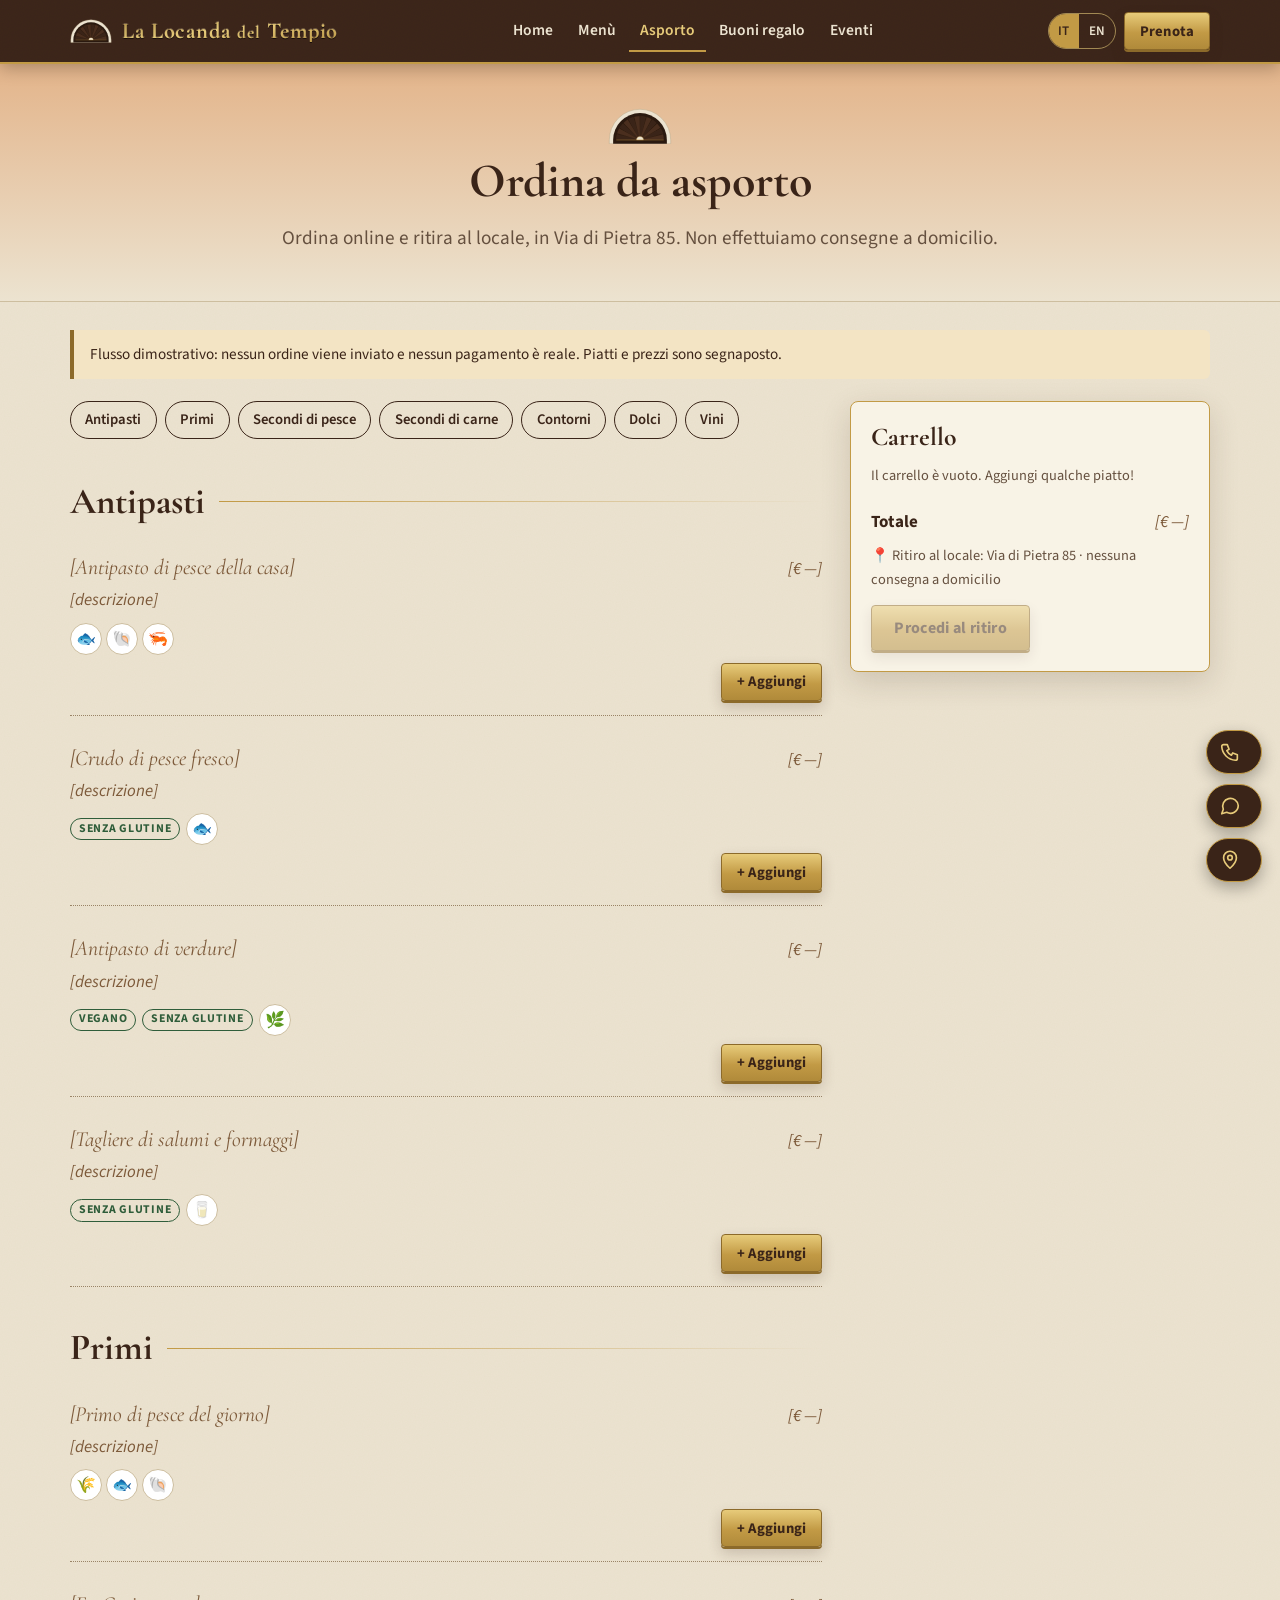
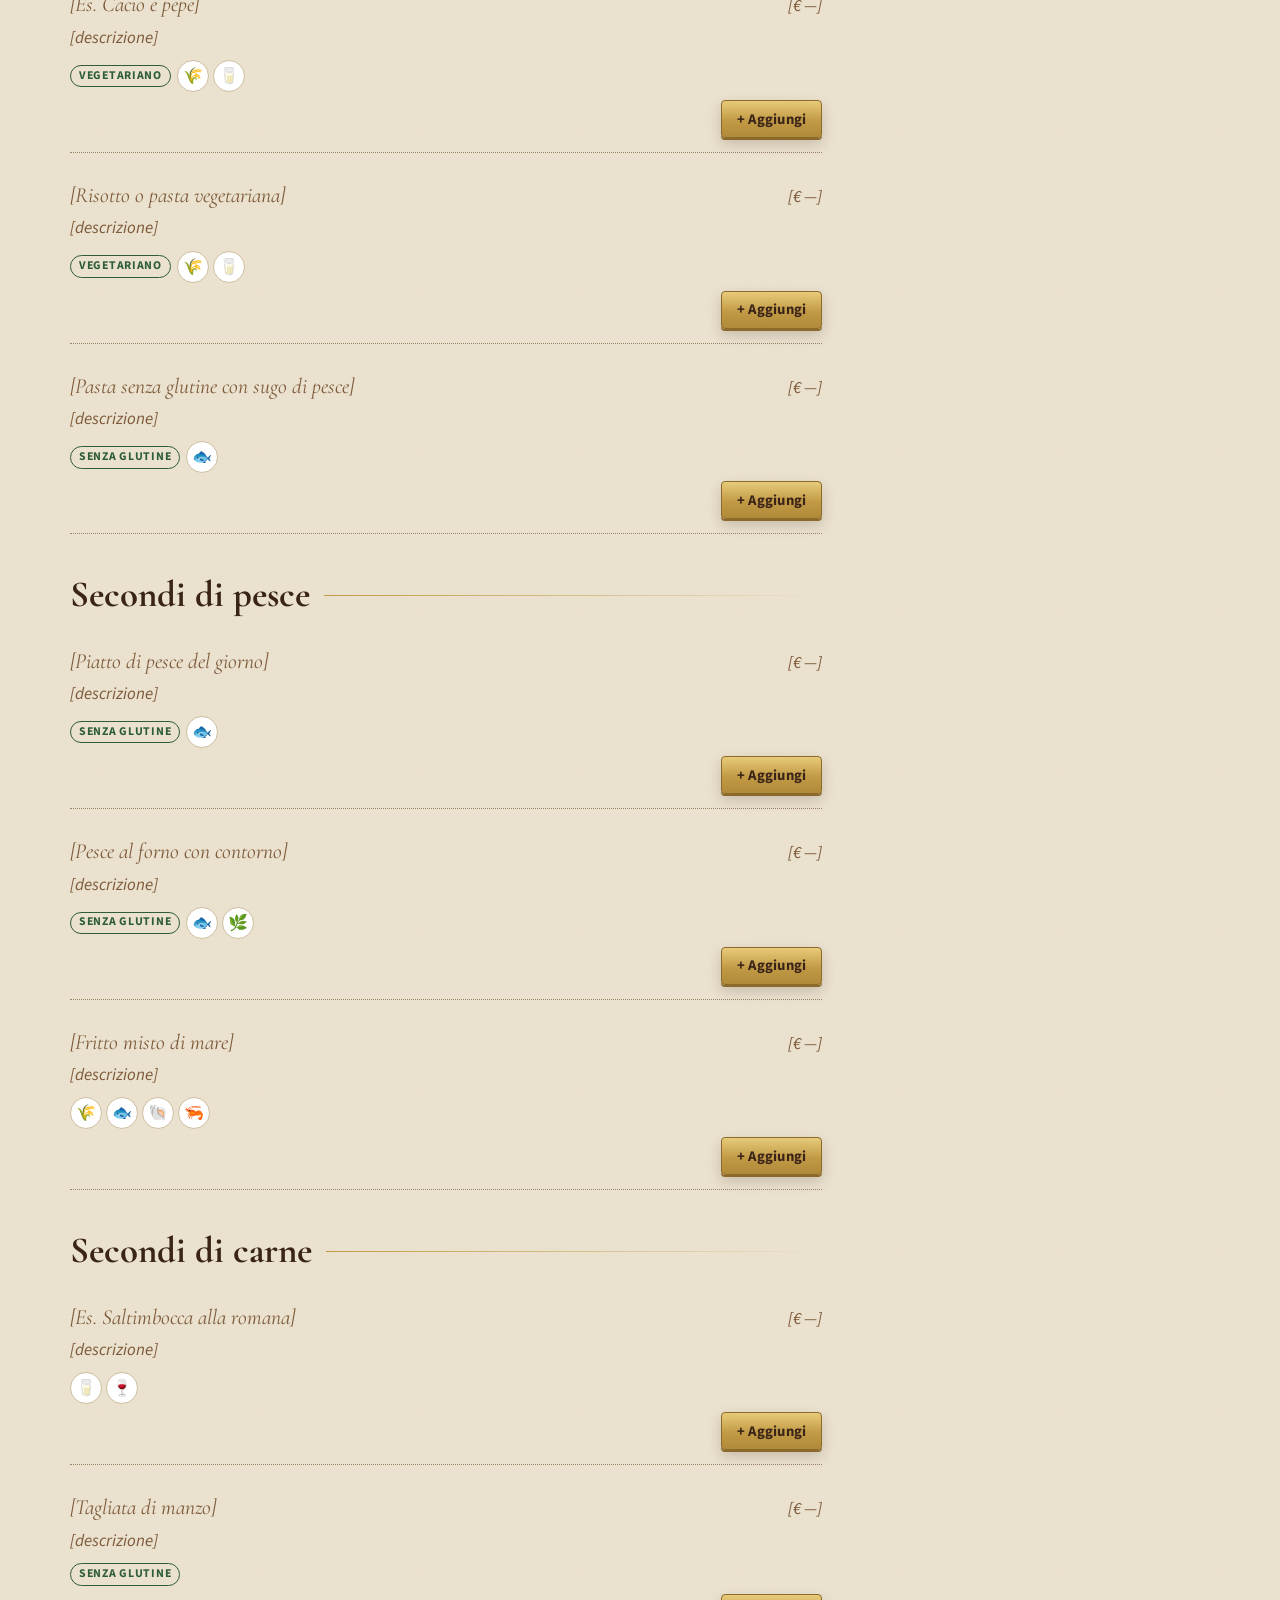
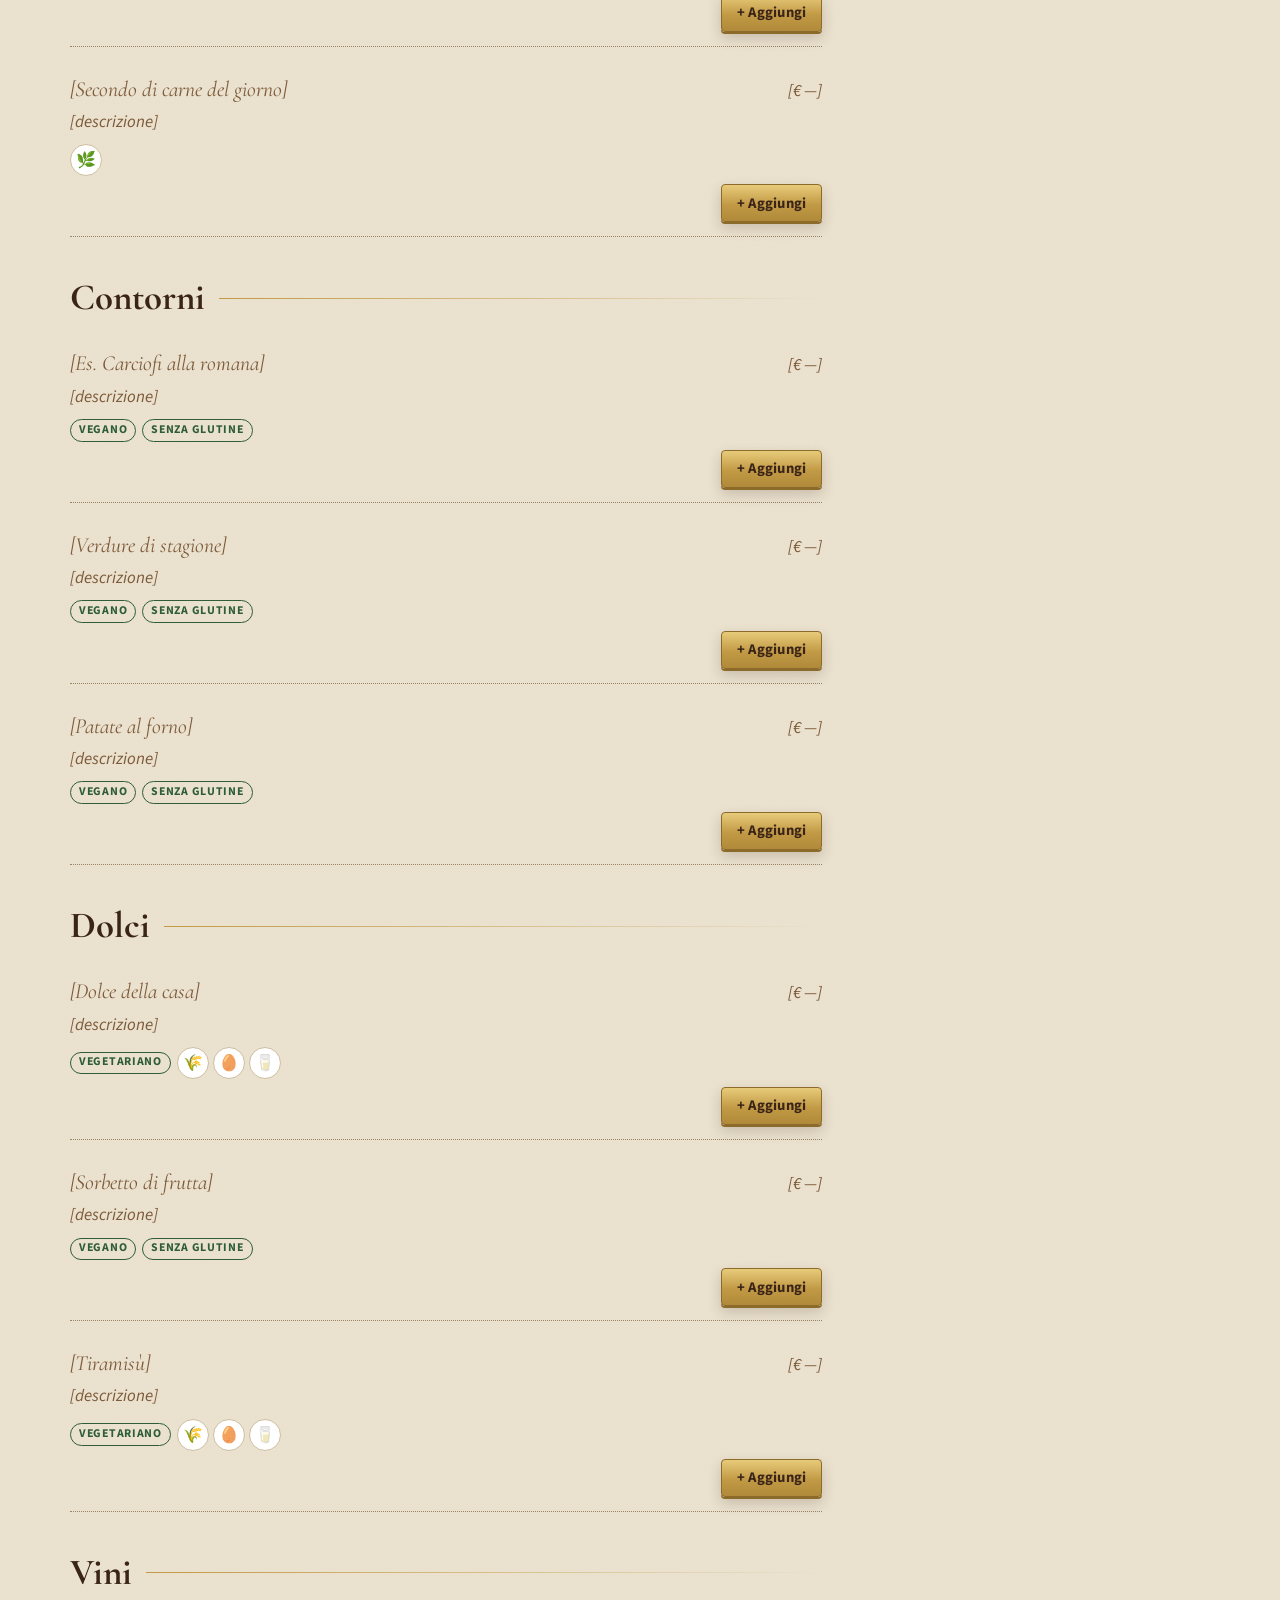
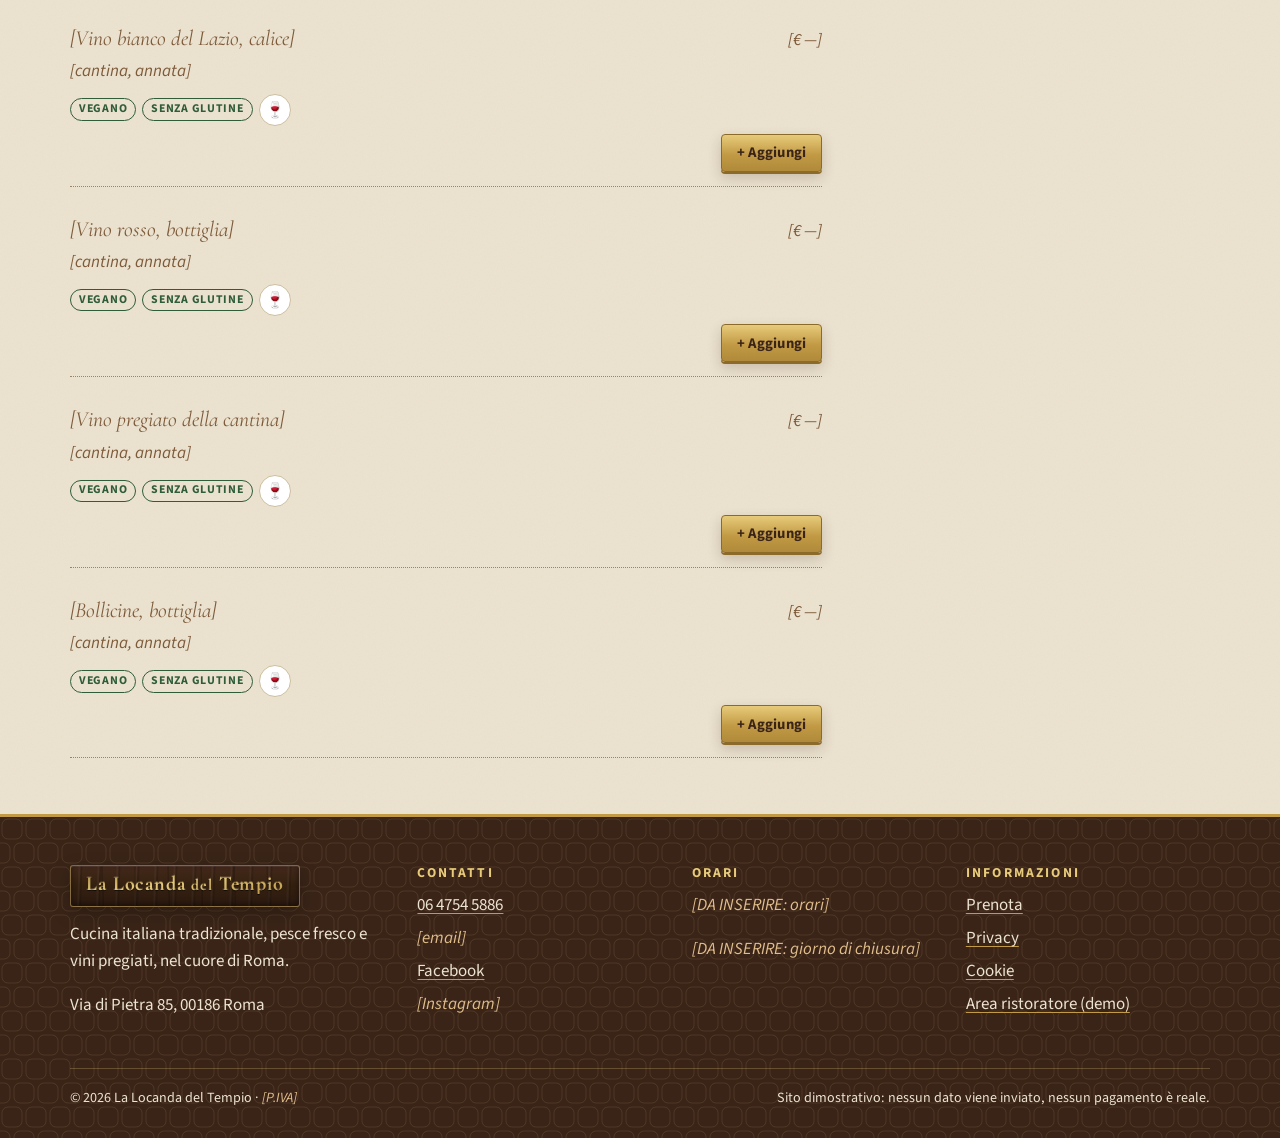
<file: asporto.html>
<!doctype html>
<html lang="it">
<head>
<meta charset="utf-8">
<meta name="viewport" content="width=device-width,initial-scale=1">
<title>Ordina da asporto – La Locanda del Tempio, Roma</title>
<meta name="description" content="Ordina i piatti de La Locanda del Tempio e ritirali al locale in Via di Pietra 85, a Roma. Scegli l'orario di ritiro; nessuna consegna a domicilio.">
<meta property="og:type" content="website">
<meta property="og:site_name" content="La Locanda del Tempio">
<meta property="og:title" content="Ordina da asporto – La Locanda del Tempio, Roma">
<meta property="og:description" content="Ordina i nostri piatti e ritirali al locale in Via di Pietra 85.">
<meta property="og:locale" content="it_IT">
<meta name="theme-color" content="#3A2418">
<link rel="icon" href="favicon.svg" type="image/svg+xml">
<link rel="preconnect" href="https://fonts.googleapis.com">
<link rel="preconnect" href="https://fonts.gstatic.com" crossorigin>
<link rel="stylesheet" href="https://fonts.googleapis.com/css2?family=Cormorant+Garamond:ital,wght@0,600;0,700;1,600&family=Source+Sans+3:ital,wght@0,400;0,600;0,700;1,400&display=swap">
<link rel="stylesheet" href="css/style.css">
</head>
<body data-page="asporto">
<header id="site-header"></header>
<main>
  <div class="page-head">
    <div class="container">
      <div class="arch-mini" data-arch aria-hidden="true"></div>
      <h1 data-i18n="t.title">Ordina da asporto</h1>
      <p class="lead" data-i18n="t.lead">Ordina online e ritira al locale, in Via di Pietra 85. Non effettuiamo consegne a domicilio.</p>
    </div>
  </div>
  <div class="container" style="padding:28px 0 56px">
    <p class="notice demo" role="note" style="margin-bottom:22px" data-i18n="t.demo">Flusso dimostrativo: nessun ordine viene inviato e nessun pagamento è reale. Piatti e prezzi sono segnaposto.</p>
    <div id="take-root"></div>
  </div>
</main>
<footer id="site-footer"></footer>
<nav id="action-bar"></nav>
<script src="js/menu-data.js"></script>
<script src="js/i18n.js"></script>
<script src="js/main.js"></script>
<script src="js/dishes.js"></script>
<script src="js/takeaway.js"></script>
</body>
</html>
</file>
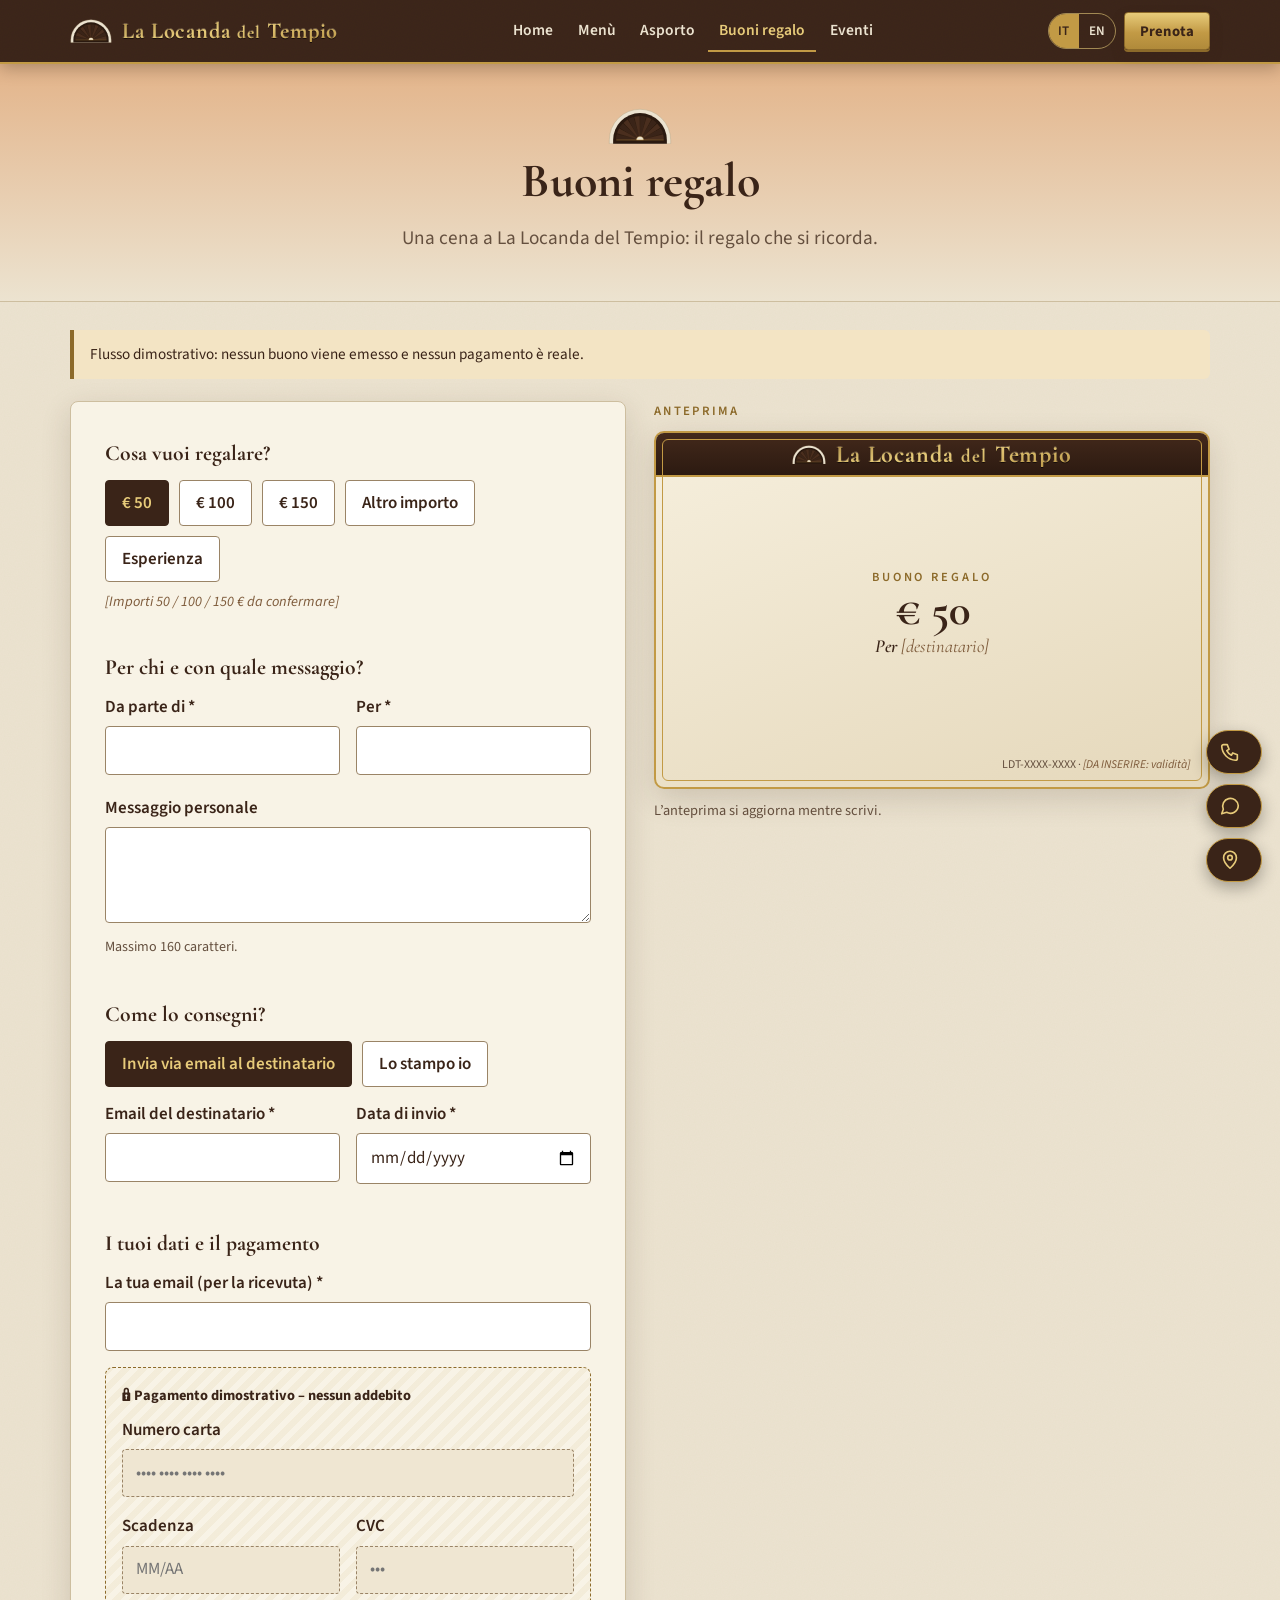
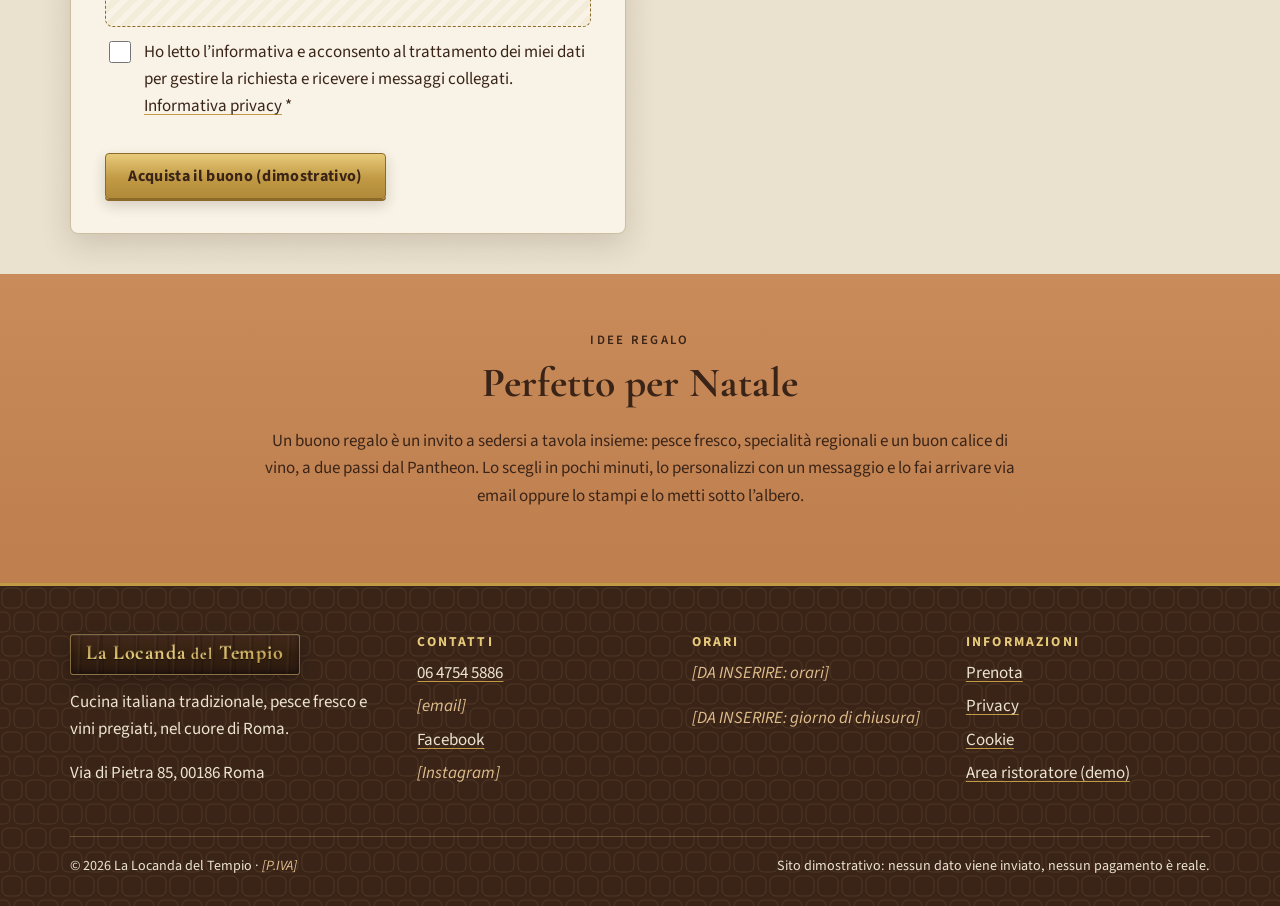
<file: buoni-regalo.html>
<!doctype html>
<html lang="it">
<head>
<meta charset="utf-8">
<meta name="viewport" content="width=device-width,initial-scale=1">
<title>Buoni regalo – La Locanda del Tempio, Roma</title>
<meta name="description" content="Regala una cena a La Locanda del Tempio: scegli l'importo o un'esperienza, personalizza il messaggio e invia il buono via email o stampalo.">
<meta property="og:type" content="website">
<meta property="og:site_name" content="La Locanda del Tempio">
<meta property="og:title" content="Buoni regalo – La Locanda del Tempio, Roma">
<meta property="og:description" content="Regala una cena a Roma: buono personalizzato via email o da stampare.">
<meta property="og:locale" content="it_IT">
<meta name="theme-color" content="#3A2418">
<link rel="icon" href="favicon.svg" type="image/svg+xml">
<link rel="preconnect" href="https://fonts.googleapis.com">
<link rel="preconnect" href="https://fonts.gstatic.com" crossorigin>
<link rel="stylesheet" href="https://fonts.googleapis.com/css2?family=Cormorant+Garamond:ital,wght@0,600;0,700;1,600&family=Source+Sans+3:ital,wght@0,400;0,600;0,700;1,400&display=swap">
<link rel="stylesheet" href="css/style.css">
</head>
<body data-page="buoni">
<header id="site-header"></header>
<main>
  <div class="page-head">
    <div class="container">
      <div class="arch-mini" data-arch aria-hidden="true"></div>
      <h1 data-i18n="v.title">Buoni regalo</h1>
      <p class="lead" data-i18n="v.lead">Una cena a La Locanda del Tempio: il regalo che si ricorda.</p>
    </div>
  </div>
  <div class="container" style="padding:28px 0 40px">
    <p class="notice demo" role="note" style="margin-bottom:22px" data-i18n="v.demo">Flusso dimostrativo: nessun buono viene emesso e nessun pagamento è reale.</p>
    <div id="voucher-app"></div>
  </div>

  <section class="band-ocra" aria-labelledby="xmas-t">
    <div class="narrow center reveal">
      <p class="eyebrow" data-i18n="v.xmas.eyebrow">Idee regalo</p>
      <h2 id="xmas-t" data-i18n="v.xmas.title">Perfetto per Natale</h2>
      <p data-i18n="v.xmas.p">Un buono regalo è un invito a sedersi a tavola insieme: pesce fresco, specialità regionali e un buon calice di vino, a due passi dal Pantheon. Lo scegli in pochi minuti, lo personalizzi con un messaggio e lo fai arrivare via email oppure lo stampi e lo metti sotto l’albero.</p>
    </div>
  </section>
</main>
<footer id="site-footer"></footer>
<nav id="action-bar"></nav>
<script src="js/i18n.js"></script>
<script src="js/main.js"></script>
<script src="js/vouchers.js"></script>
</body>
</html>
</file>
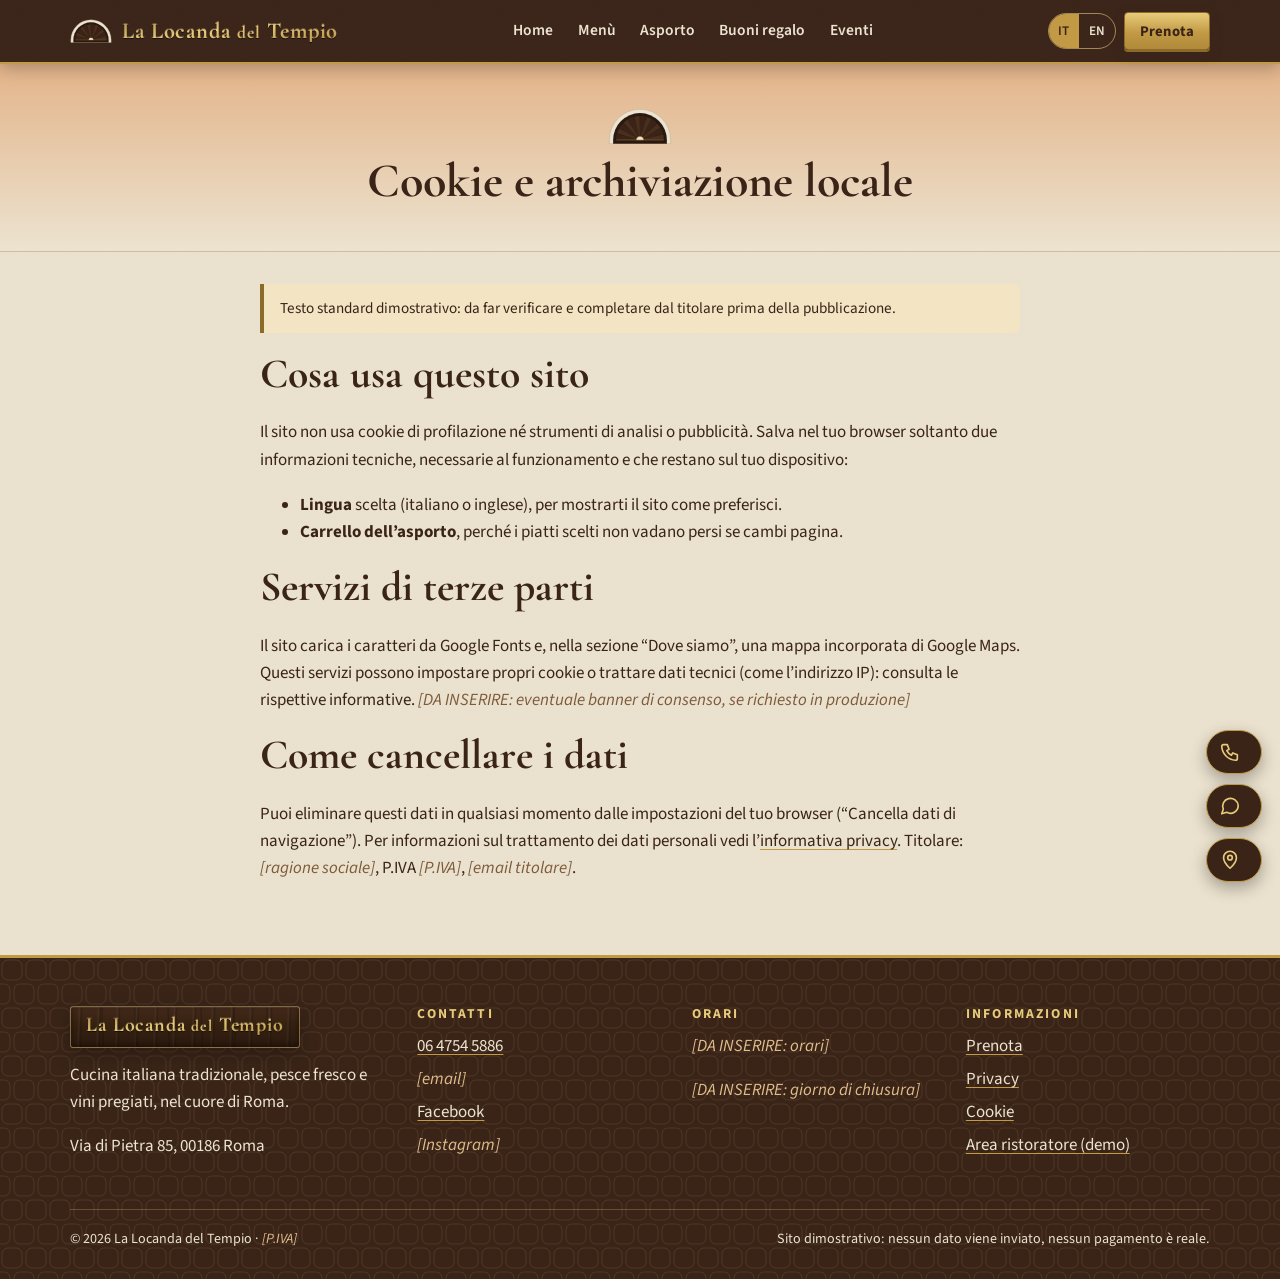
<file: cookie.html>
<!doctype html>
<html lang="it">
<head>
<meta charset="utf-8">
<meta name="viewport" content="width=device-width,initial-scale=1">
<title>Cookie e archiviazione locale – La Locanda del Tempio</title>
<meta name="description" content="Informazioni su cookie e dati salvati nel browser dal sito La Locanda del Tempio, Roma.">
<meta property="og:type" content="website">
<meta property="og:site_name" content="La Locanda del Tempio">
<meta property="og:title" content="Cookie e archiviazione locale – La Locanda del Tempio">
<meta property="og:description" content="Informazioni su cookie e dati salvati nel browser.">
<meta property="og:locale" content="it_IT">
<meta name="theme-color" content="#3A2418">
<link rel="icon" href="favicon.svg" type="image/svg+xml">
<link rel="preconnect" href="https://fonts.googleapis.com">
<link rel="preconnect" href="https://fonts.gstatic.com" crossorigin>
<link rel="stylesheet" href="https://fonts.googleapis.com/css2?family=Cormorant+Garamond:ital,wght@0,600;0,700;1,600&family=Source+Sans+3:ital,wght@0,400;0,600;0,700;1,400&display=swap">
<link rel="stylesheet" href="css/style.css">
</head>
<body data-page="cookie">
<header id="site-header"></header>
<main>
  <div class="page-head"><div class="container"><div class="arch-mini" data-arch aria-hidden="true"></div><h1 data-i18n="c.title">Cookie e archiviazione locale</h1></div></div>
  <div class="narrow stack" style="padding:32px 0 56px">
    <p class="notice demo" role="note" data-i18n="p.draft">Testo standard dimostrativo: da far verificare e completare dal titolare prima della pubblicazione.</p>
    <h2 data-i18n="c.h1">Cosa usa questo sito</h2>
    <p data-i18n="c.t1">Il sito non usa cookie di profilazione né strumenti di analisi o pubblicità. Salva nel tuo browser soltanto due informazioni tecniche, necessarie al funzionamento e che restano sul tuo dispositivo:</p>
    <ul>
      <li data-i18n="c.l1"><strong>Lingua</strong> scelta (italiano o inglese), per mostrarti il sito come preferisci.</li>
      <li data-i18n="c.l2"><strong>Carrello dell’asporto</strong>, perché i piatti scelti non vadano persi se cambi pagina.</li>
    </ul>
    <h2 data-i18n="c.h2">Servizi di terze parti</h2>
    <p data-i18n="c.t2">Il sito carica i caratteri da Google Fonts e, nella sezione “Dove siamo”, una mappa incorporata di Google Maps. Questi servizi possono impostare propri cookie o trattare dati tecnici (come l’indirizzo IP): consulta le rispettive informative. [DA INSERIRE: eventuale banner di consenso, se richiesto in produzione]</p>
    <h2 data-i18n="c.h3">Come cancellare i dati</h2>
    <p data-i18n="c.t3">Puoi eliminare questi dati in qualsiasi momento dalle impostazioni del tuo browser (“Cancella dati di navigazione”). Per informazioni sul trattamento dei dati personali vedi l’<a href="privacy.html">informativa privacy</a>. Titolare: [ragione sociale], P.IVA [P.IVA], [email titolare].</p>
  </div>
</main>
<footer id="site-footer"></footer>
<nav id="action-bar"></nav>
<script src="js/i18n.js"></script>
<script src="js/main.js"></script>
</body>
</html>
</file>
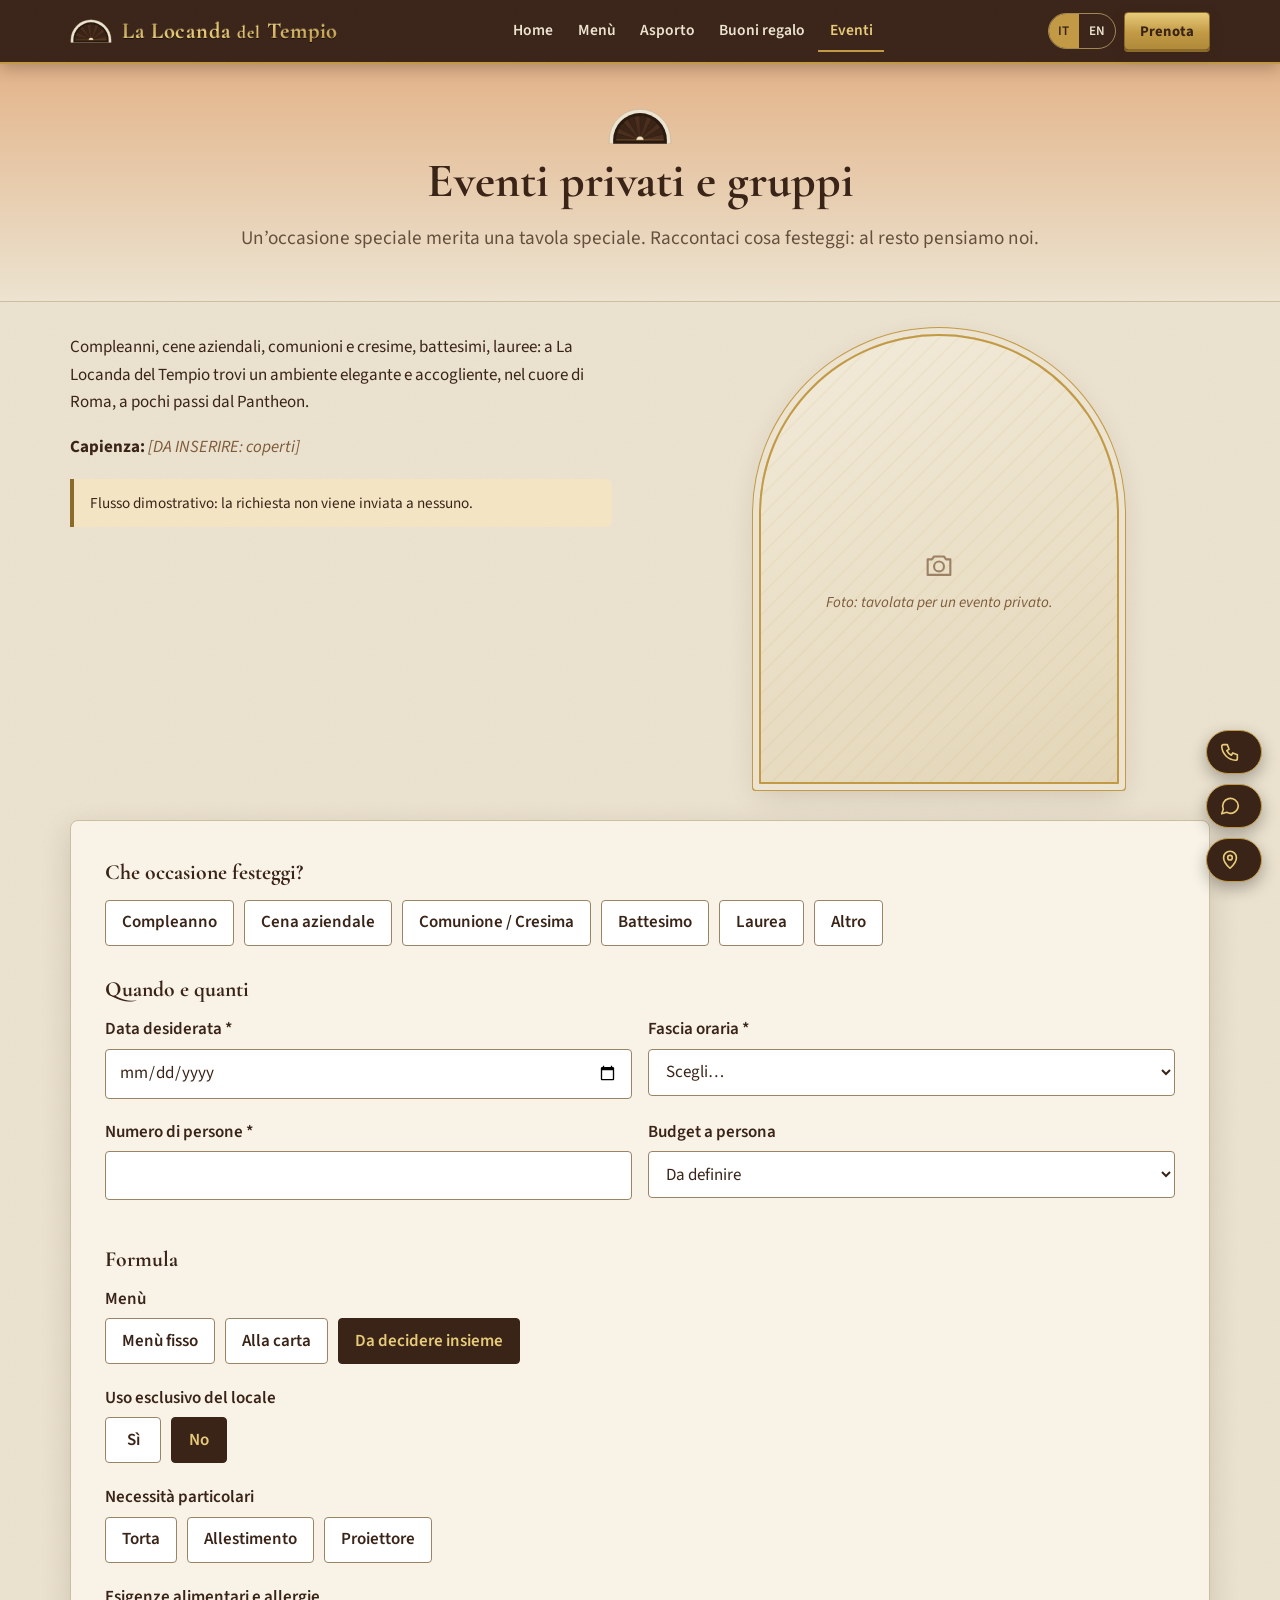
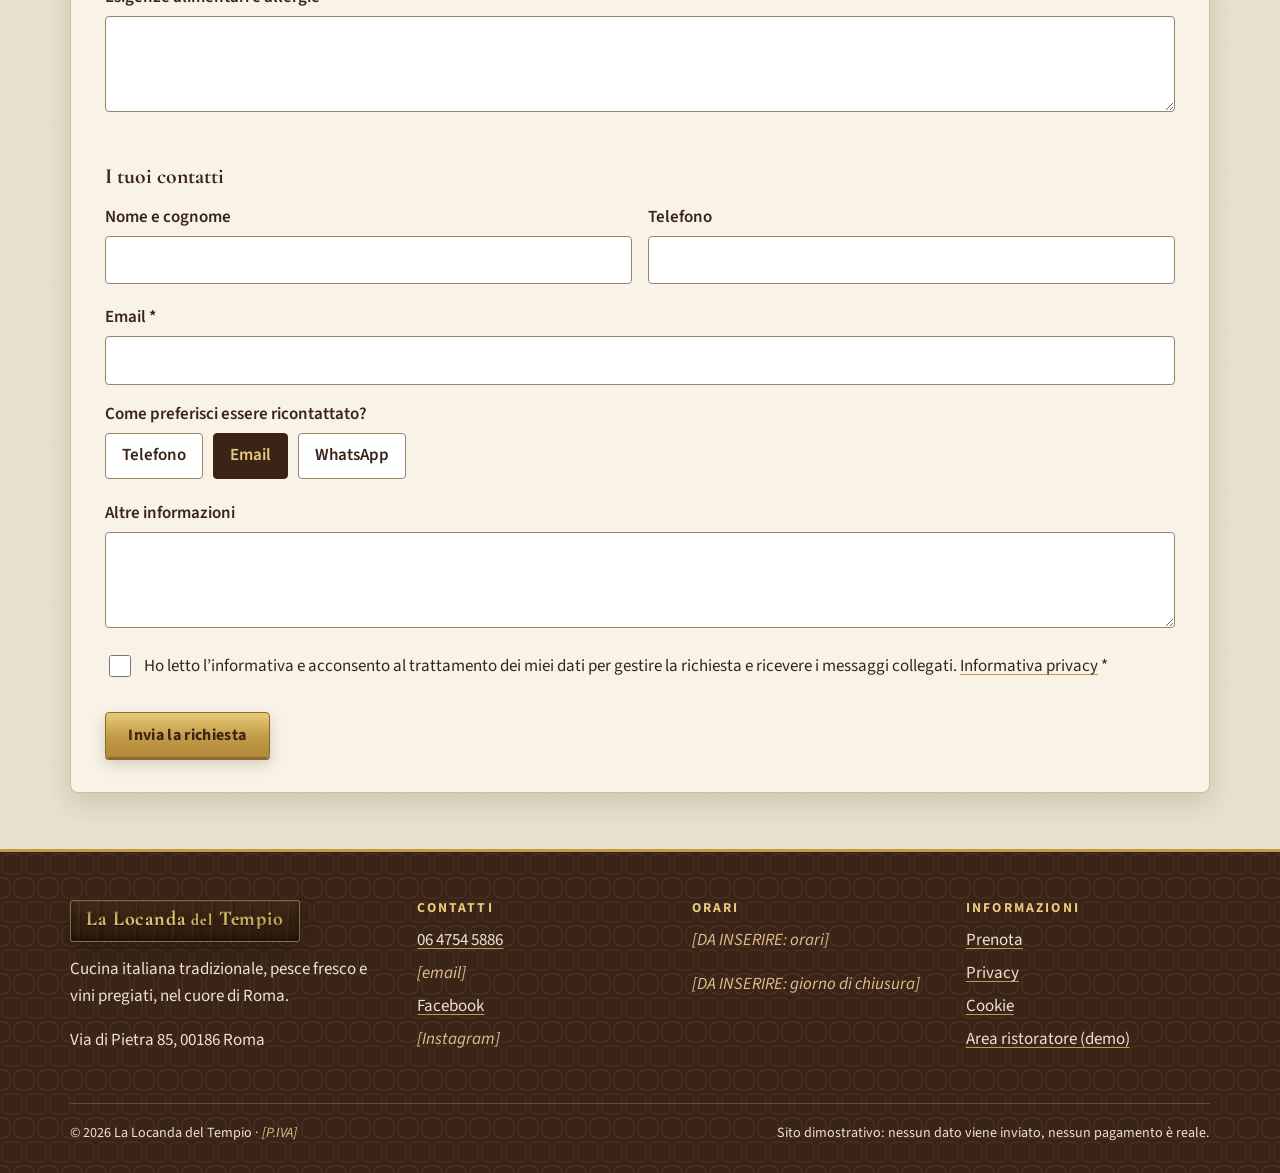
<file: eventi.html>
<!doctype html>
<html lang="it">
<head>
<meta charset="utf-8">
<meta name="viewport" content="width=device-width,initial-scale=1">
<title>Eventi privati e gruppi – La Locanda del Tempio, Roma</title>
<meta name="description" content="Compleanni, cene aziendali, comunioni, battesimi, lauree: organizza il tuo evento privato a La Locanda del Tempio, a due passi dal Pantheon, a Roma.">
<meta property="og:type" content="website">
<meta property="og:site_name" content="La Locanda del Tempio">
<meta property="og:title" content="Eventi privati e gruppi – La Locanda del Tempio, Roma">
<meta property="og:description" content="Compleanni, cene aziendali, cerimonie e lauree nel cuore di Roma.">
<meta property="og:locale" content="it_IT">
<meta name="theme-color" content="#3A2418">
<link rel="icon" href="favicon.svg" type="image/svg+xml">
<link rel="preconnect" href="https://fonts.googleapis.com">
<link rel="preconnect" href="https://fonts.gstatic.com" crossorigin>
<link rel="stylesheet" href="https://fonts.googleapis.com/css2?family=Cormorant+Garamond:ital,wght@0,600;0,700;1,600&family=Source+Sans+3:ital,wght@0,400;0,600;0,700;1,400&display=swap">
<link rel="stylesheet" href="css/style.css">
</head>
<body data-page="eventi">
<header id="site-header"></header>
<main>
  <div class="page-head">
    <div class="container">
      <div class="arch-mini" data-arch aria-hidden="true"></div>
      <h1 data-i18n="e.title">Eventi privati e gruppi</h1>
      <p class="lead" data-i18n="e.lead">Un’occasione speciale merita una tavola speciale. Raccontaci cosa festeggi: al resto pensiamo noi.</p>
    </div>
  </div>

  <div class="container" style="padding:32px 0 56px">
    <div class="split" style="align-items:start;margin-bottom:36px">
      <div class="stack">
        <p data-i18n="e.intro">Compleanni, cene aziendali, comunioni e cresime, battesimi, lauree: a La Locanda del Tempio trovi un ambiente elegante e accogliente, nel cuore di Roma, a pochi passi dal Pantheon.</p>
        <p><strong data-i18n="e.cap">Capienza:</strong> <span class="ph" data-i18n="ph.seats">[DA INSERIRE: coperti]</span></p>
        <p class="notice demo" role="note" data-i18n="e.demo">Flusso dimostrativo: la richiesta non viene inviata a nessuno.</p>
      </div>
      <div class="frame-arch" style="max-width:360px;margin-inline:auto;width:100%"><div data-photo="photo.event" style="--ar:4/5"></div></div>
    </div>

    <div id="ev-app">
    <form class="form-card" id="ev-form" novalidate>
      <fieldset>
        <legend data-i18n="e.q.type">Che occasione festeggi?</legend>
        <div class="opts" role="radiogroup" id="ev-types">
          <label class="opt"><input type="radio" name="type" value="birthday"><span data-i18n="e.t.birthday">Compleanno</span></label>
          <label class="opt"><input type="radio" name="type" value="corporate"><span data-i18n="e.t.corporate">Cena aziendale</span></label>
          <label class="opt"><input type="radio" name="type" value="communion"><span data-i18n="e.t.communion">Comunione / Cresima</span></label>
          <label class="opt"><input type="radio" name="type" value="baptism"><span data-i18n="e.t.baptism">Battesimo</span></label>
          <label class="opt"><input type="radio" name="type" value="graduation"><span data-i18n="e.t.graduation">Laurea</span></label>
          <label class="opt"><input type="radio" name="type" value="other"><span data-i18n="e.t.other">Altro</span></label>
        </div>
        <div class="err" id="e-type" role="alert"></div>
      </fieldset>

      <fieldset>
        <legend data-i18n="e.q.when">Quando e quanti</legend>
        <div class="row2">
          <div class="field"><label for="ev-date" data-i18n="e.date">Data desiderata *</label><input id="ev-date" name="date" type="date"><div class="err" id="e-ev-date"></div></div>
          <div class="field"><label for="ev-slot" data-i18n="e.slot">Fascia oraria *</label>
            <select id="ev-slot" name="slot"><option value="" data-i18n="e.slot.choose">Scegli…</option><option value="lunch" data-i18n="e.slot.lunch">Pranzo</option><option value="afternoon" data-i18n="e.slot.afternoon">Pomeriggio</option><option value="dinner" data-i18n="e.slot.dinner">Cena</option></select><div class="err" id="e-ev-slot"></div></div>
        </div>
        <div class="row2">
          <div class="field"><label for="ev-guests" data-i18n="e.guests">Numero di persone *</label><input id="ev-guests" name="guests" type="number" min="2" max="500" inputmode="numeric"><div class="err" id="e-ev-guests"></div></div>
          <div class="field"><label for="ev-budget" data-i18n="e.budget">Budget a persona</label>
            <select id="ev-budget" name="budget"><option value="" data-i18n="e.budget.tbd">Da definire</option><option value="a" data-i18n="e.budget.a">fino a € 40</option><option value="b">€ 40 – 60</option><option value="c">€ 60 – 80</option><option value="d" data-i18n="e.budget.d">oltre € 80</option></select></div>
        </div>
      </fieldset>

      <fieldset>
        <legend data-i18n="e.q.format">Formula</legend>
        <div class="field"><span class="lbl" data-i18n="e.menuType">Menù</span>
          <div class="opts" role="radiogroup"><label class="opt"><input type="radio" name="menutype" value="fixed"><span data-i18n="e.menu.fixed">Menù fisso</span></label><label class="opt"><input type="radio" name="menutype" value="carte"><span data-i18n="e.menu.carte">Alla carta</span></label><label class="opt"><input type="radio" name="menutype" value="tbd" checked><span data-i18n="e.menu.tbd">Da decidere insieme</span></label></div></div>
        <div class="field"><span class="lbl" data-i18n="e.exclusive">Uso esclusivo del locale</span>
          <div class="opts" role="radiogroup"><label class="opt"><input type="radio" name="exclusive" value="yes"><span data-i18n="e.yes">Sì</span></label><label class="opt"><input type="radio" name="exclusive" value="no" checked><span data-i18n="e.no">No</span></label></div></div>
        <div class="field"><span class="lbl" data-i18n="e.needs">Necessità particolari</span>
          <div class="opts"><label class="opt"><input type="checkbox" name="needs" value="cake"><span data-i18n="e.n.cake">Torta</span></label><label class="opt"><input type="checkbox" name="needs" value="decor"><span data-i18n="e.n.decor">Allestimento</span></label><label class="opt"><input type="checkbox" name="needs" value="projector"><span data-i18n="e.n.projector">Proiettore</span></label></div></div>
        <div class="field"><label for="ev-allergies" data-i18n="e.allergies">Esigenze alimentari e allergie</label><textarea id="ev-allergies" name="allergies"></textarea></div>
      </fieldset>

      <fieldset id="company-box" hidden>
        <legend data-i18n="e.q.company">Dati aziendali</legend>
        <div class="field"><label for="ev-company" data-i18n="e.company">Nome azienda *</label><input id="ev-company" name="company" type="text" autocomplete="organization"><div class="err" id="e-ev-company"></div></div>
        <div class="check"><input type="checkbox" id="ev-invoice" name="invoice"><label for="ev-invoice" data-i18n="e.invoice">Ho bisogno della fattura</label></div>
      </fieldset>

      <fieldset>
        <legend data-i18n="e.q.contact">I tuoi contatti</legend>
        <div class="row2">
          <div class="field"><label for="ev-name" data-i18n="b.name">Nome e cognome *</label><input id="ev-name" name="name" type="text" autocomplete="name"><div class="err" id="e-ev-name"></div></div>
          <div class="field"><label for="ev-phone" data-i18n="b.phone">Telefono *</label><input id="ev-phone" name="phone" type="tel" autocomplete="tel"><div class="err" id="e-ev-phone"></div></div>
        </div>
        <div class="field"><label for="ev-email">Email *</label><input id="ev-email" name="email" type="email" autocomplete="email"><div class="err" id="e-ev-email"></div></div>
        <div class="field"><span class="lbl" data-i18n="e.reply">Come preferisci essere ricontattato?</span>
          <div class="opts" role="radiogroup"><label class="opt"><input type="radio" name="reply" value="phone"><span data-i18n="e.r.phone">Telefono</span></label><label class="opt"><input type="radio" name="reply" value="email" checked><span>Email</span></label><label class="opt"><input type="radio" name="reply" value="whatsapp"><span>WhatsApp</span></label></div></div>
        <div class="field"><label for="ev-notes" data-i18n="e.notes">Altre informazioni</label><textarea id="ev-notes" name="notes"></textarea></div>
        <div class="check"><input type="checkbox" id="ev-consent" name="consent"><label for="ev-consent"><span data-i18n="b.consent">Ho letto l’informativa e acconsento al trattamento dei miei dati per essere ricontattato.</span> <a href="privacy.html" target="_blank" rel="noopener" data-i18n="b.privacy">Informativa privacy</a> *</label></div>
        <div class="err" id="e-ev-consent"></div>
      </fieldset>
      <button type="submit" class="btn btn-primary" data-i18n="e.send">Invia la richiesta</button>
    </form>
    </div>
  </div>
</main>
<footer id="site-footer"></footer>
<nav id="action-bar"></nav>
<script src="js/i18n.js"></script>
<script src="js/main.js"></script>
<script src="js/events.js"></script>
</body>
</html>
</file>
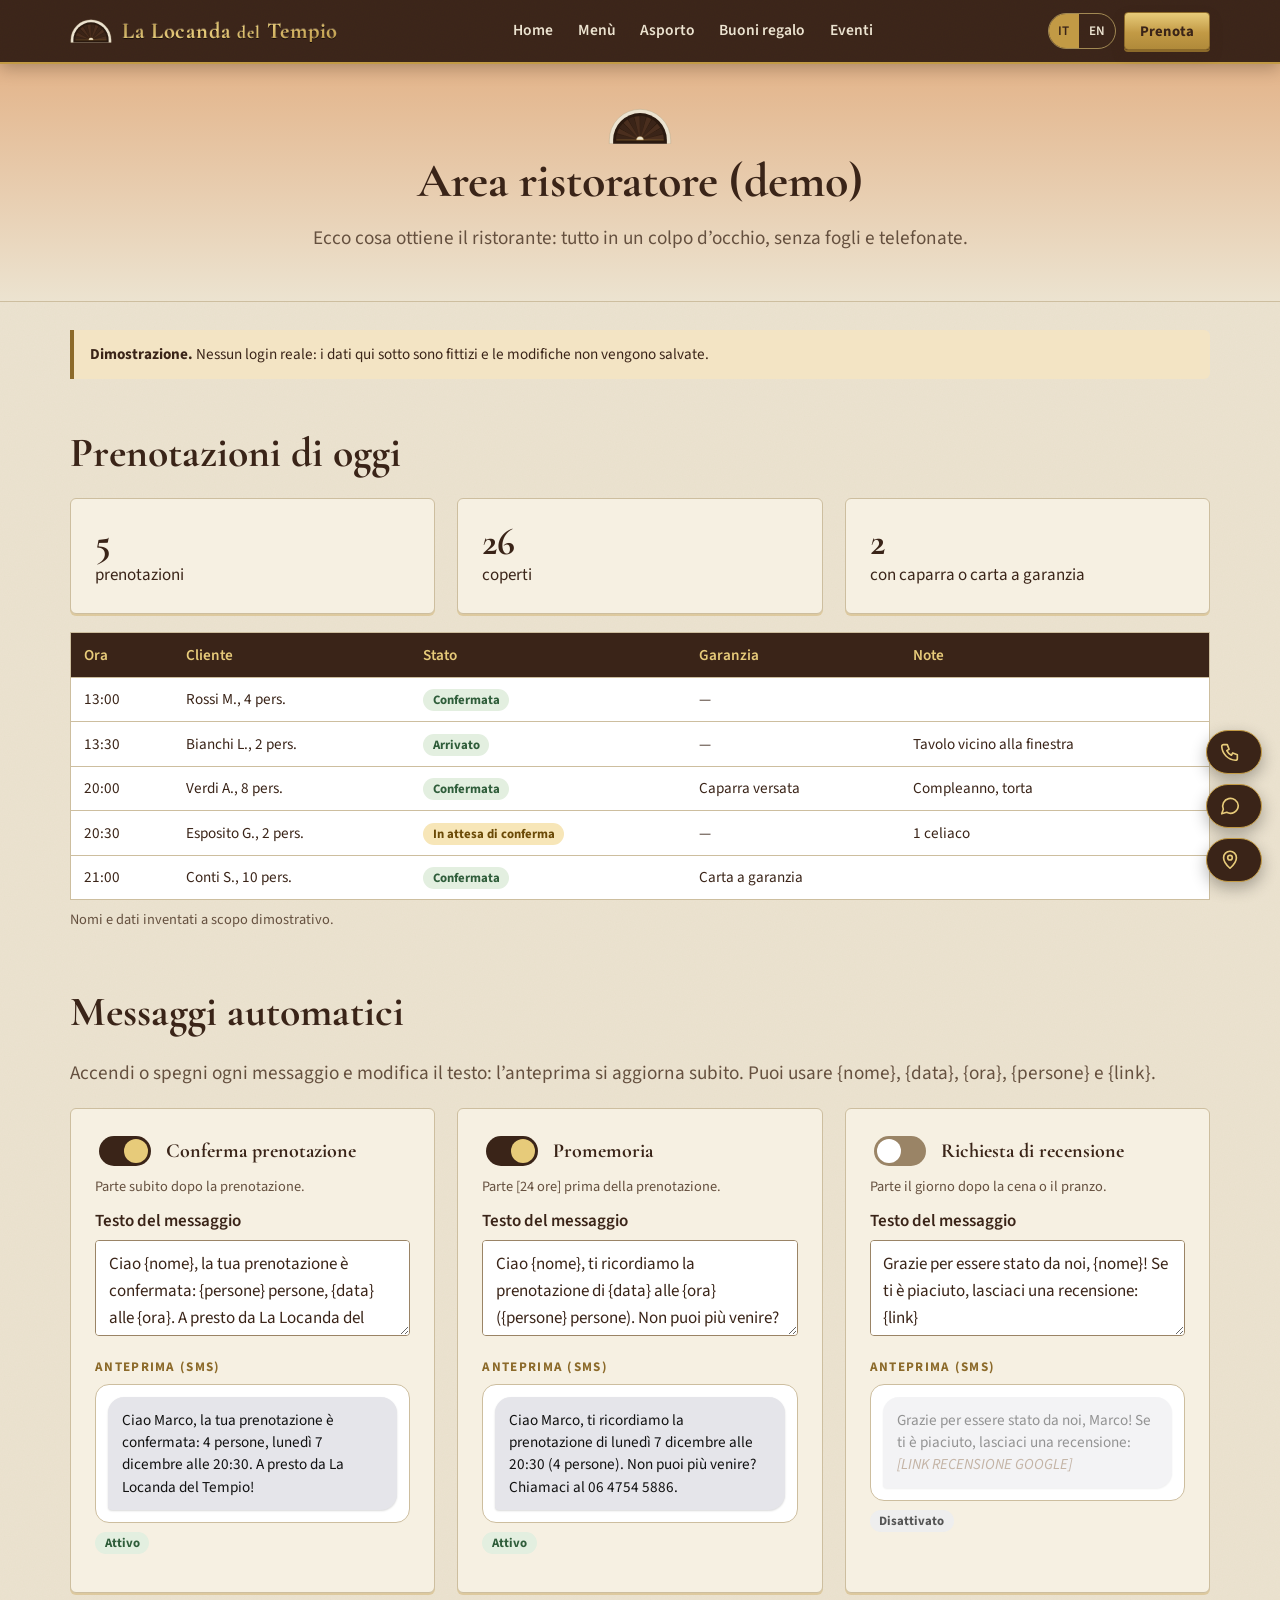
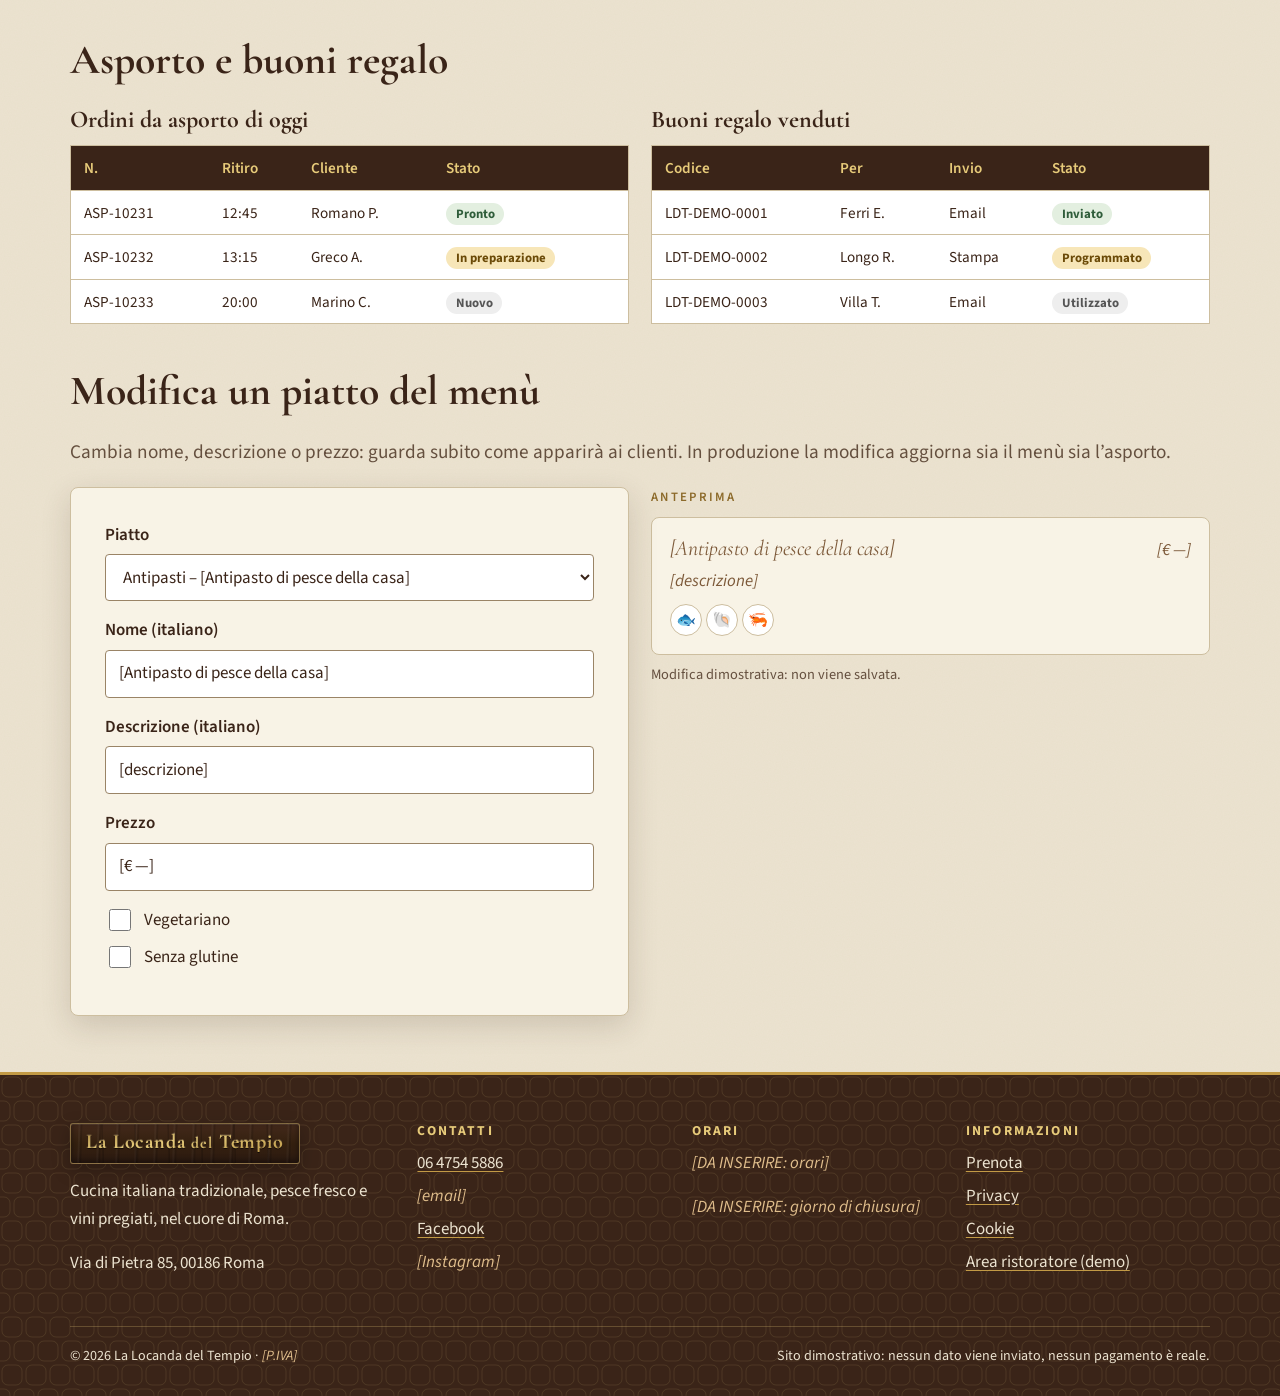
<file: gestione.html>
<!doctype html>
<html lang="it">
<head>
<meta charset="utf-8">
<meta name="viewport" content="width=device-width,initial-scale=1">
<title>Area ristoratore (demo) – La Locanda del Tempio</title>
<meta name="description" content="Dimostrazione dell'area riservata al ristoratore: prenotazioni del giorno, automatismi di messaggi, ordini da asporto, buoni venduti e modifica del menù.">
<meta name="robots" content="noindex,nofollow">
<meta property="og:type" content="website">
<meta property="og:site_name" content="La Locanda del Tempio">
<meta property="og:title" content="Area ristoratore (demo) – La Locanda del Tempio">
<meta property="og:description" content="Dimostrazione dell'area riservata al ristoratore.">
<meta property="og:locale" content="it_IT">
<meta name="theme-color" content="#3A2418">
<link rel="icon" href="favicon.svg" type="image/svg+xml">
<link rel="preconnect" href="https://fonts.googleapis.com">
<link rel="preconnect" href="https://fonts.gstatic.com" crossorigin>
<link rel="stylesheet" href="https://fonts.googleapis.com/css2?family=Cormorant+Garamond:ital,wght@0,600;0,700;1,600&family=Source+Sans+3:ital,wght@0,400;0,600;0,700;1,400&display=swap">
<link rel="stylesheet" href="css/style.css">
</head>
<body data-page="gestione">
<header id="site-header"></header>
<main>
  <div class="page-head">
    <div class="container">
      <div class="arch-mini" data-arch aria-hidden="true"></div>
      <h1 data-i18n="g.title">Area ristoratore (demo)</h1>
      <p class="lead" data-i18n="g.lead">Ecco cosa ottiene il ristorante: tutto in un colpo d’occhio, senza fogli e telefonate.</p>
    </div>
  </div>

  <div class="container" style="padding:28px 0 56px">
    <p class="notice demo" role="note" data-i18n="g.banner"><strong>Dimostrazione.</strong> Nessun login reale: i dati qui sotto sono fittizi e le modifiche non vengono salvate.</p>

    <!-- 1. Prenotazioni -->
    <section style="padding:36px 0 0" aria-labelledby="g1">
      <h2 id="g1" data-i18n="g.s1">Prenotazioni di oggi</h2>
      <div class="grid g3" style="margin-bottom:18px">
        <div class="card"><div class="stat">5</div><span data-i18n="g.stat.res">prenotazioni</span></div>
        <div class="card"><div class="stat">26</div><span data-i18n="g.stat.cov">coperti</span></div>
        <div class="card"><div class="stat">2</div><span data-i18n="g.stat.dep">con caparra o carta a garanzia</span></div>
      </div>
      <div class="tbl-wrap"><table class="tbl">
        <caption class="sr-only" data-i18n="g.s1">Prenotazioni di oggi</caption>
        <thead><tr><th scope="col" data-i18n="g.t.time">Ora</th><th scope="col" data-i18n="g.t.guest">Cliente</th><th scope="col" data-i18n="g.t.status">Stato</th><th scope="col" data-i18n="g.t.guarantee">Garanzia</th><th scope="col" data-i18n="g.t.notes">Note</th></tr></thead>
        <tbody>
          <tr><td>13:00</td><td>Rossi M., 4 pers.</td><td><span class="pill" data-i18n="g.st.conf">Confermata</span></td><td>—</td><td></td></tr>
          <tr><td>13:30</td><td>Bianchi L., 2 pers.</td><td><span class="pill" data-i18n="g.st.arrived">Arrivato</span></td><td>—</td><td data-i18n="g.n.window">Tavolo vicino alla finestra</td></tr>
          <tr><td>20:00</td><td>Verdi A., 8 pers.</td><td><span class="pill" data-i18n="g.st.conf">Confermata</span></td><td data-i18n="g.dep.paid">Caparra versata</td><td data-i18n="g.n.bday">Compleanno, torta</td></tr>
          <tr><td>20:30</td><td>Esposito G., 2 pers.</td><td><span class="pill warn" data-i18n="g.st.wait">In attesa di conferma</span></td><td>—</td><td data-i18n="g.n.celiac">1 celiaco</td></tr>
          <tr><td>21:00</td><td>Conti S., 10 pers.</td><td><span class="pill" data-i18n="g.st.conf">Confermata</span></td><td data-i18n="g.dep.card">Carta a garanzia</td><td></td></tr>
        </tbody></table></div>
      <p class="fine" style="margin-top:8px" data-i18n="g.fake">Nomi e dati inventati a scopo dimostrativo.</p>
    </section>

    <!-- 2. Automatismi -->
    <section style="padding:44px 0 0" aria-labelledby="g2">
      <h2 id="g2" data-i18n="g.s2">Messaggi automatici</h2>
      <p class="lead" data-i18n="g.s2lead">Accendi o spegni ogni messaggio e modifica il testo: l’anteprima si aggiorna subito. Puoi usare {nome}, {data}, {ora}, {persone} e {link}.</p>
      <div class="grid g3" id="auto-grid"></div>
    </section>

    <!-- 3. Asporto e buoni -->
    <section style="padding:44px 0 0" aria-labelledby="g3">
      <h2 id="g3" data-i18n="g.s3">Asporto e buoni regalo</h2>
      <div class="grid g2">
        <div>
          <h3 data-i18n="g.takeaway">Ordini da asporto di oggi</h3>
          <div class="tbl-wrap"><table class="tbl"><thead><tr><th scope="col" data-i18n="g.t.num">N.</th><th scope="col" data-i18n="g.t.pickup">Ritiro</th><th scope="col" data-i18n="g.t.guest">Cliente</th><th scope="col" data-i18n="g.t.status">Stato</th></tr></thead><tbody>
            <tr><td>ASP-10231</td><td>12:45</td><td>Romano P.</td><td><span class="pill" data-i18n="g.st.ready">Pronto</span></td></tr>
            <tr><td>ASP-10232</td><td>13:15</td><td>Greco A.</td><td><span class="pill warn" data-i18n="g.st.prep">In preparazione</span></td></tr>
            <tr><td>ASP-10233</td><td>20:00</td><td>Marino C.</td><td><span class="pill off" data-i18n="g.st.new">Nuovo</span></td></tr></tbody></table></div>
        </div>
        <div>
          <h3 data-i18n="g.vouchers">Buoni regalo venduti</h3>
          <div class="tbl-wrap"><table class="tbl"><thead><tr><th scope="col" data-i18n="g.t.code">Codice</th><th scope="col" data-i18n="g.t.for">Per</th><th scope="col" data-i18n="g.t.send">Invio</th><th scope="col" data-i18n="g.t.status">Stato</th></tr></thead><tbody>
            <tr><td>LDT-DEMO-0001</td><td>Ferri E.</td><td>Email</td><td><span class="pill" data-i18n="g.st.sent">Inviato</span></td></tr>
            <tr><td>LDT-DEMO-0002</td><td>Longo R.</td><td data-i18n="g.t.printed">Stampa</td><td><span class="pill warn" data-i18n="g.st.sched">Programmato</span></td></tr>
            <tr><td>LDT-DEMO-0003</td><td>Villa T.</td><td>Email</td><td><span class="pill off" data-i18n="g.st.redeemed">Utilizzato</span></td></tr></tbody></table></div>
        </div>
      </div>
    </section>

    <!-- 4. Modifica piatto -->
    <section style="padding:44px 0 0" aria-labelledby="g4">
      <h2 id="g4" data-i18n="g.s4">Modifica un piatto del menù</h2>
      <p class="lead" data-i18n="g.s4lead">Cambia nome, descrizione o prezzo: guarda subito come apparirà ai clienti. In produzione la modifica aggiorna sia il menù sia l’asporto.</p>
      <div class="grid g2" style="align-items:start">
        <div class="form-card">
          <div class="field"><label for="ed-dish" data-i18n="g.ed.dish">Piatto</label><select id="ed-dish"></select></div>
          <div class="field"><label for="ed-name" data-i18n="g.ed.name">Nome (italiano)</label><input id="ed-name" type="text"></div>
          <div class="field"><label for="ed-desc" data-i18n="g.ed.desc">Descrizione (italiano)</label><input id="ed-desc" type="text"></div>
          <div class="field"><label for="ed-price" data-i18n="g.ed.price">Prezzo</label><input id="ed-price" type="text" placeholder="18"></div>
          <div class="check"><input type="checkbox" id="ed-veg"><label for="ed-veg" data-i18n="m.f.veg">Vegetariano</label></div>
          <div class="check"><input type="checkbox" id="ed-gf"><label for="ed-gf" data-i18n="m.f.gf">Senza glutine</label></div>
        </div>
        <div>
          <p class="eyebrow" data-i18n="v.preview">Anteprima</p>
          <article class="dish" id="ed-preview" style="background:#F8F3E6;border:1px solid var(--line);border-radius:8px;padding:18px"></article>
          <p class="fine" style="margin-top:8px" data-i18n="g.ed.note">Modifica dimostrativa: non viene salvata.</p>
        </div>
      </div>
    </section>
  </div>
</main>
<footer id="site-footer"></footer>
<nav id="action-bar"></nav>
<script src="js/menu-data.js"></script>
<script src="js/i18n.js"></script>
<script src="js/main.js"></script>
<script src="js/dishes.js"></script>
<script src="js/admin.js"></script>
</body>
</html>
</file>
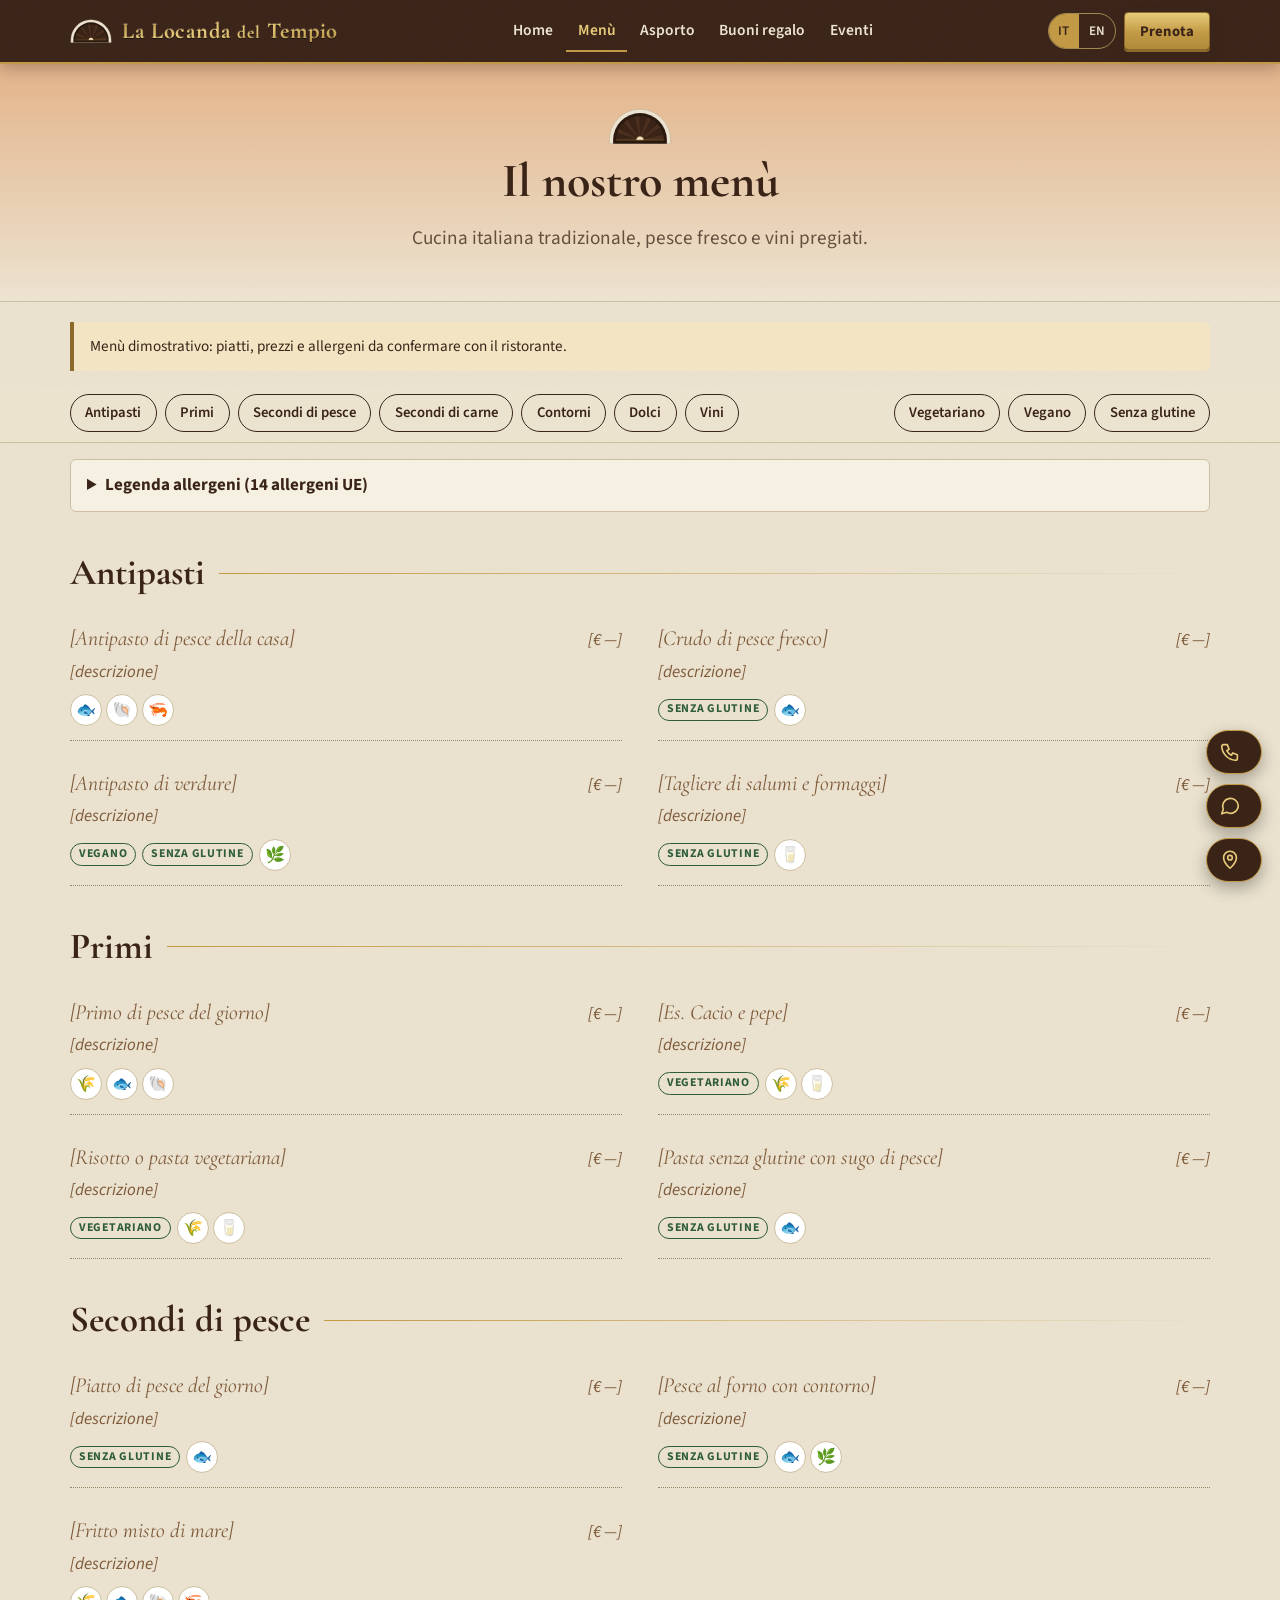
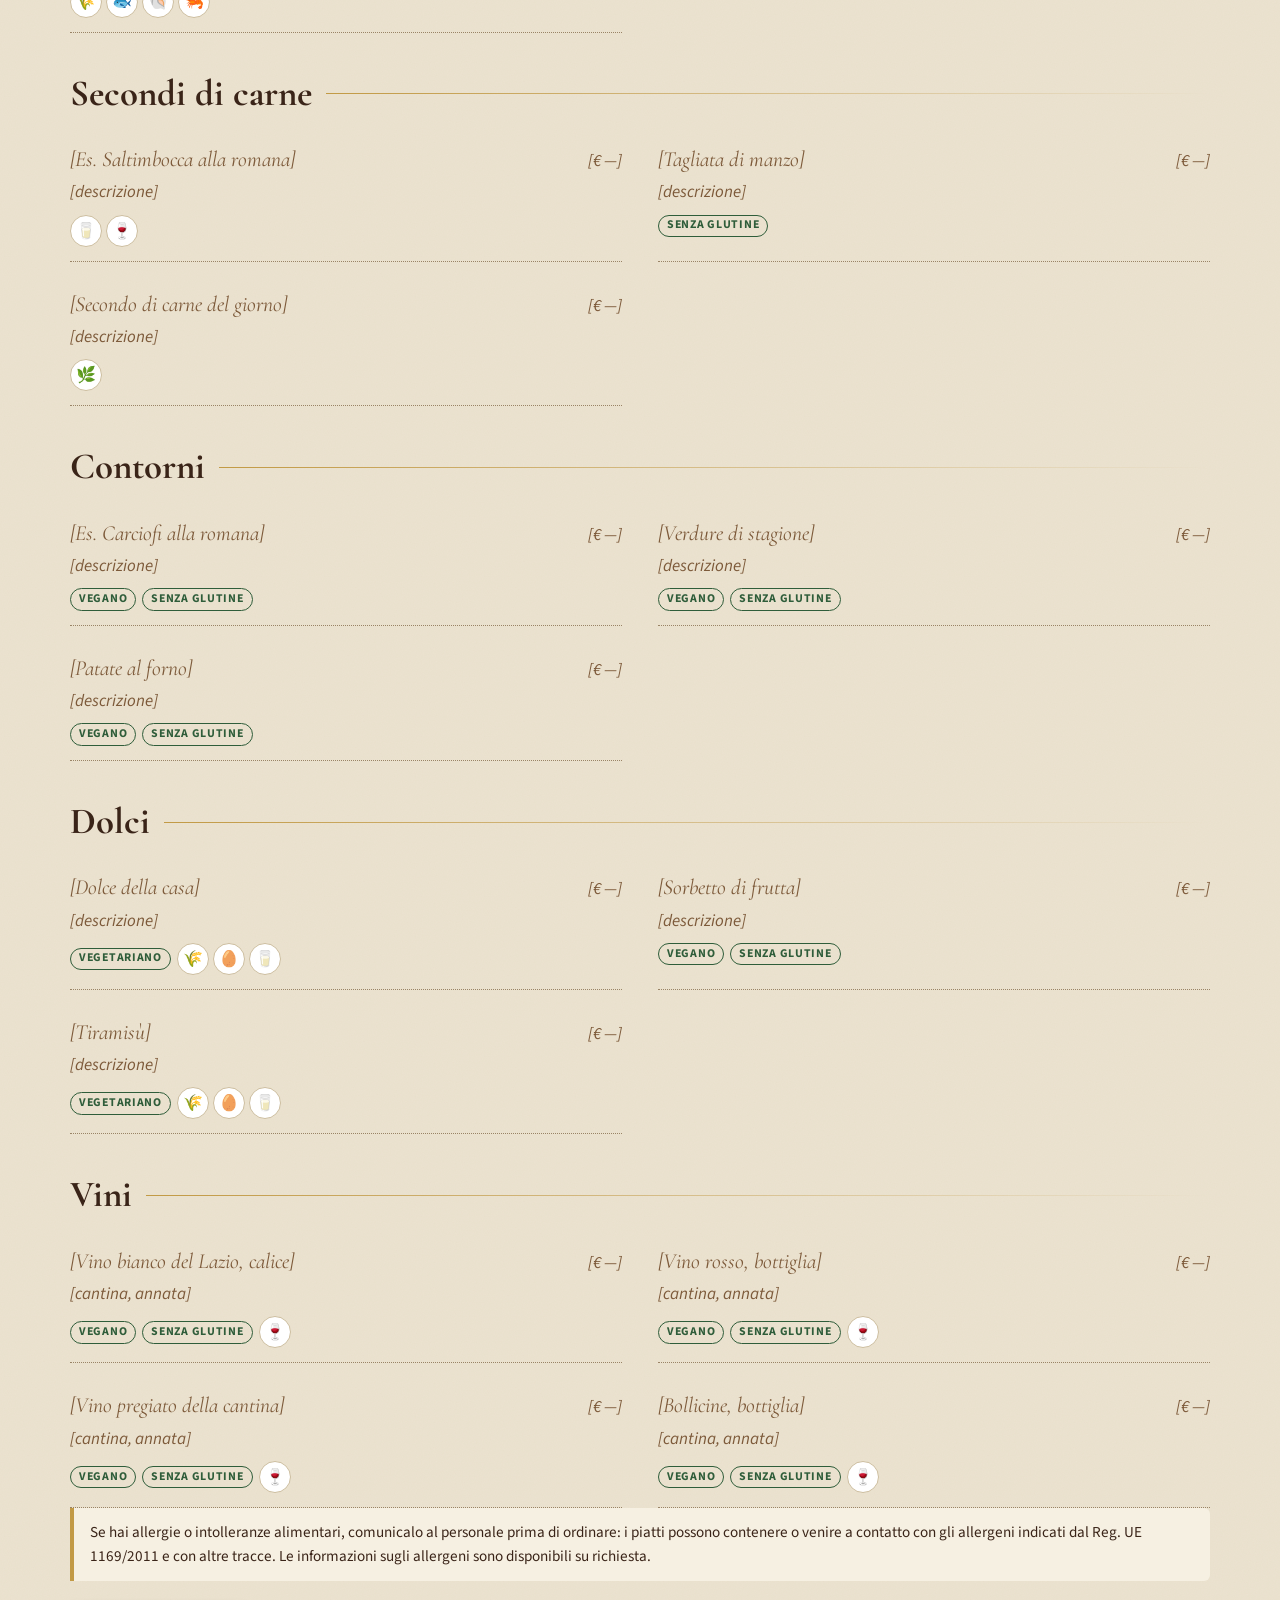
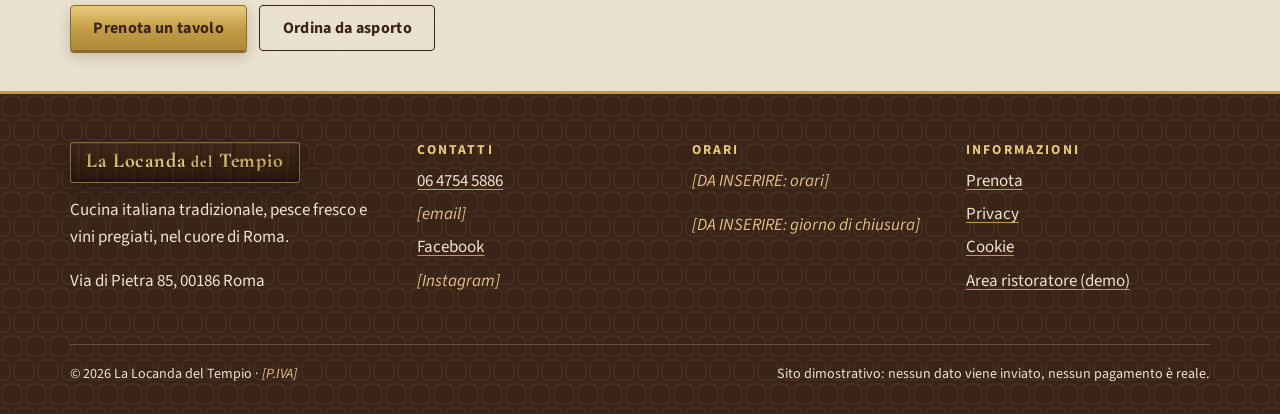
<file: menu.html>
<!doctype html>
<html lang="it">
<head>
<meta charset="utf-8">
<meta name="viewport" content="width=device-width,initial-scale=1">
<title>Menù – La Locanda del Tempio, Roma</title>
<meta name="description" content="Il menù de La Locanda del Tempio: antipasti, primi, pesce fresco, carne, contorni, dolci e vini pregiati. Con allergeni e filtri vegetariano, vegano e senza glutine.">
<meta property="og:type" content="website">
<meta property="og:site_name" content="La Locanda del Tempio">
<meta property="og:title" content="Menù – La Locanda del Tempio, Roma">
<meta property="og:description" content="Il menù de La Locanda del Tempio: antipasti, primi, pesce fresco, carne, contorni, dolci e vini pregiati.">
<meta property="og:locale" content="it_IT">
<meta name="theme-color" content="#3A2418">
<link rel="icon" href="favicon.svg" type="image/svg+xml">
<link rel="preconnect" href="https://fonts.googleapis.com">
<link rel="preconnect" href="https://fonts.gstatic.com" crossorigin>
<link rel="stylesheet" href="https://fonts.googleapis.com/css2?family=Cormorant+Garamond:ital,wght@0,600;0,700;1,600&family=Source+Sans+3:ital,wght@0,400;0,600;0,700;1,400&display=swap">
<link rel="stylesheet" href="css/style.css">
</head>
<body data-page="menu">
<header id="site-header"></header>
<main>
  <div class="page-head">
    <div class="container">
      <div class="arch-mini" data-arch aria-hidden="true"></div>
      <h1 data-i18n="m.title">Il nostro menù</h1>
      <p class="lead" data-i18n="m.lead">Cucina italiana tradizionale, pesce fresco e vini pregiati.</p>
    </div>
  </div>

  <div class="container" style="padding-top:20px">
    <p class="notice demo" role="note" data-i18n="m.banner">Menù dimostrativo: piatti, prezzi e allergeni da confermare con il ristorante.</p>
  </div>

  <div class="menu-tools">
    <div class="container inner">
      <nav class="chips" id="cat-nav" aria-label="Categorie" data-i18n-attr="aria-label:m.cats"></nav>
      <div class="chips" role="group" aria-label="Filtri" data-i18n-attr="aria-label:m.filters">
        <button type="button" data-filter="veg" aria-pressed="false" data-i18n="m.f.veg">Vegetariano</button>
        <button type="button" data-filter="vegan" aria-pressed="false" data-i18n="m.f.vegan">Vegano</button>
        <button type="button" data-filter="gf" aria-pressed="false" data-i18n="m.f.gf">Senza glutine</button>
      </div>
    </div>
  </div>

  <div class="container" style="padding-bottom:40px">
    <details class="box">
      <summary data-i18n="m.legend">Legenda allergeni (14 allergeni UE)</summary>
      <ul class="legend" id="legend"></ul>
    </details>
    <div id="menu-root"></div>
    <p class="empty" id="menu-empty" data-i18n="m.empty">Nessun piatto corrisponde ai filtri scelti.</p>
    <p class="notice" data-i18n="m.legal">Se hai allergie o intolleranze alimentari, comunicalo al personale prima di ordinare: i piatti possono contenere o venire a contatto con gli allergeni indicati dal Reg. UE 1169/2011 e con altre tracce. Le informazioni sugli allergeni sono disponibili su richiesta.</p>
    <div class="btn-row" style="margin-top:24px">
      <a class="btn btn-primary" href="prenota.html" data-i18n="h.cta1">Prenota un tavolo</a>
      <a class="btn btn-ghost" href="asporto.html" data-i18n="m.takeaway">Ordina da asporto</a>
    </div>
  </div>
</main>
<footer id="site-footer"></footer>
<nav id="action-bar"></nav>
<script src="js/menu-data.js"></script>
<script src="js/i18n.js"></script>
<script src="js/main.js"></script>
<script src="js/dishes.js"></script>
<script src="js/menu.js"></script>
</body>
</html>
</file>
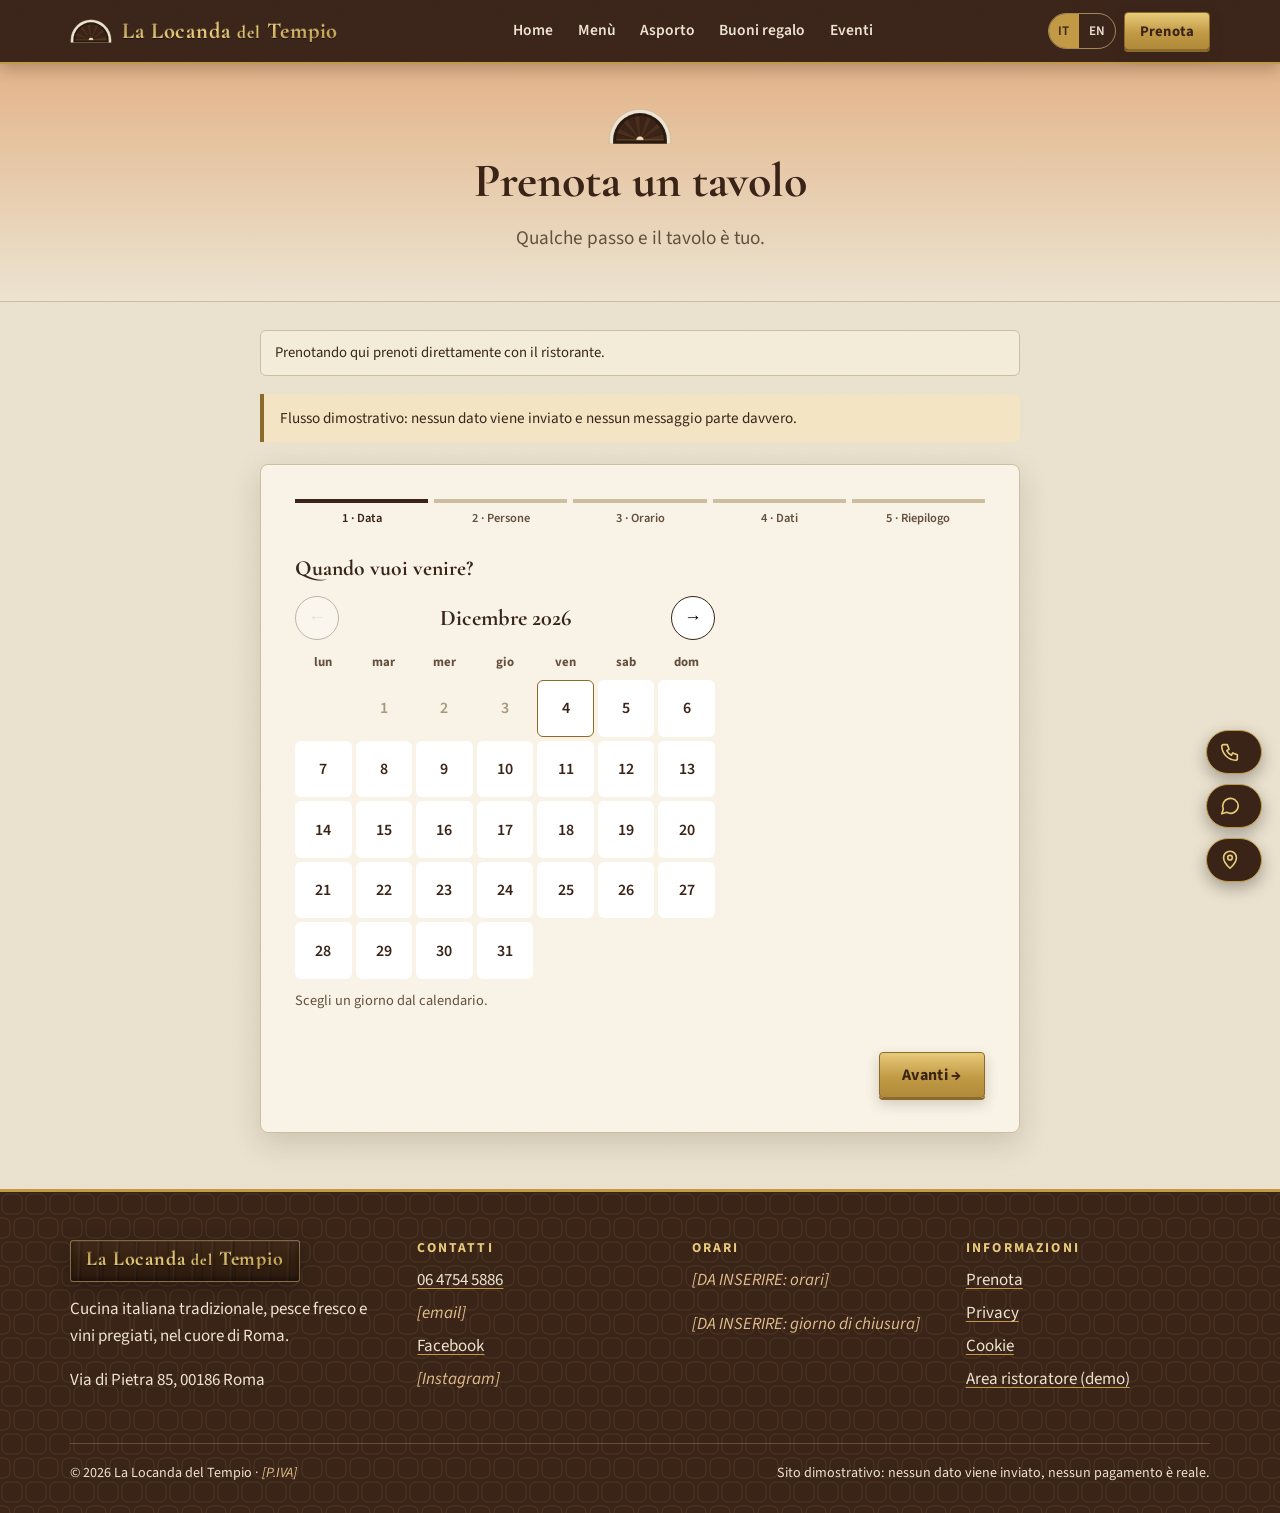
<file: prenota.html>
<!doctype html>
<html lang="it">
<head>
<meta charset="utf-8">
<meta name="viewport" content="width=device-width,initial-scale=1">
<title>Prenota un tavolo – La Locanda del Tempio, Roma</title>
<meta name="description" content="Prenota un tavolo a La Locanda del Tempio, in Via di Pietra 85 a Roma: scegli data, orario e numero di persone e ricevi subito la conferma.">
<meta property="og:type" content="website">
<meta property="og:site_name" content="La Locanda del Tempio">
<meta property="og:title" content="Prenota un tavolo – La Locanda del Tempio, Roma">
<meta property="og:description" content="Scegli data, orario e numero di persone e ricevi subito la conferma.">
<meta property="og:locale" content="it_IT">
<meta name="theme-color" content="#3A2418">
<link rel="icon" href="favicon.svg" type="image/svg+xml">
<link rel="preconnect" href="https://fonts.googleapis.com">
<link rel="preconnect" href="https://fonts.gstatic.com" crossorigin>
<link rel="stylesheet" href="https://fonts.googleapis.com/css2?family=Cormorant+Garamond:ital,wght@0,600;0,700;1,600&family=Source+Sans+3:ital,wght@0,400;0,600;0,700;1,400&display=swap">
<link rel="stylesheet" href="css/style.css">
</head>
<body data-page="prenota">
<header id="site-header"></header>
<main>
  <div class="page-head">
    <div class="container">
      <div class="arch-mini" data-arch aria-hidden="true"></div>
      <h1 data-i18n="b.title">Prenota un tavolo</h1>
      <p class="lead" data-i18n="b.lead">Qualche passo e il tavolo è tuo.</p>
    </div>
  </div>
  <div class="narrow" style="padding:28px 0 56px">
    <p class="honest" data-i18n="b.honest">Prenotando qui prenoti direttamente con il ristorante.</p>
    <p class="notice demo" role="note" style="margin-bottom:22px" data-i18n="b.demo">Flusso dimostrativo: nessun dato viene inviato e nessun messaggio parte davvero.</p>
    <div class="form-card" id="wizard" aria-live="polite"></div>
  </div>
</main>
<footer id="site-footer"></footer>
<nav id="action-bar"></nav>
<script src="js/i18n.js"></script>
<script src="js/main.js"></script>
<script src="js/booking.js"></script>
</body>
</html>
</file>
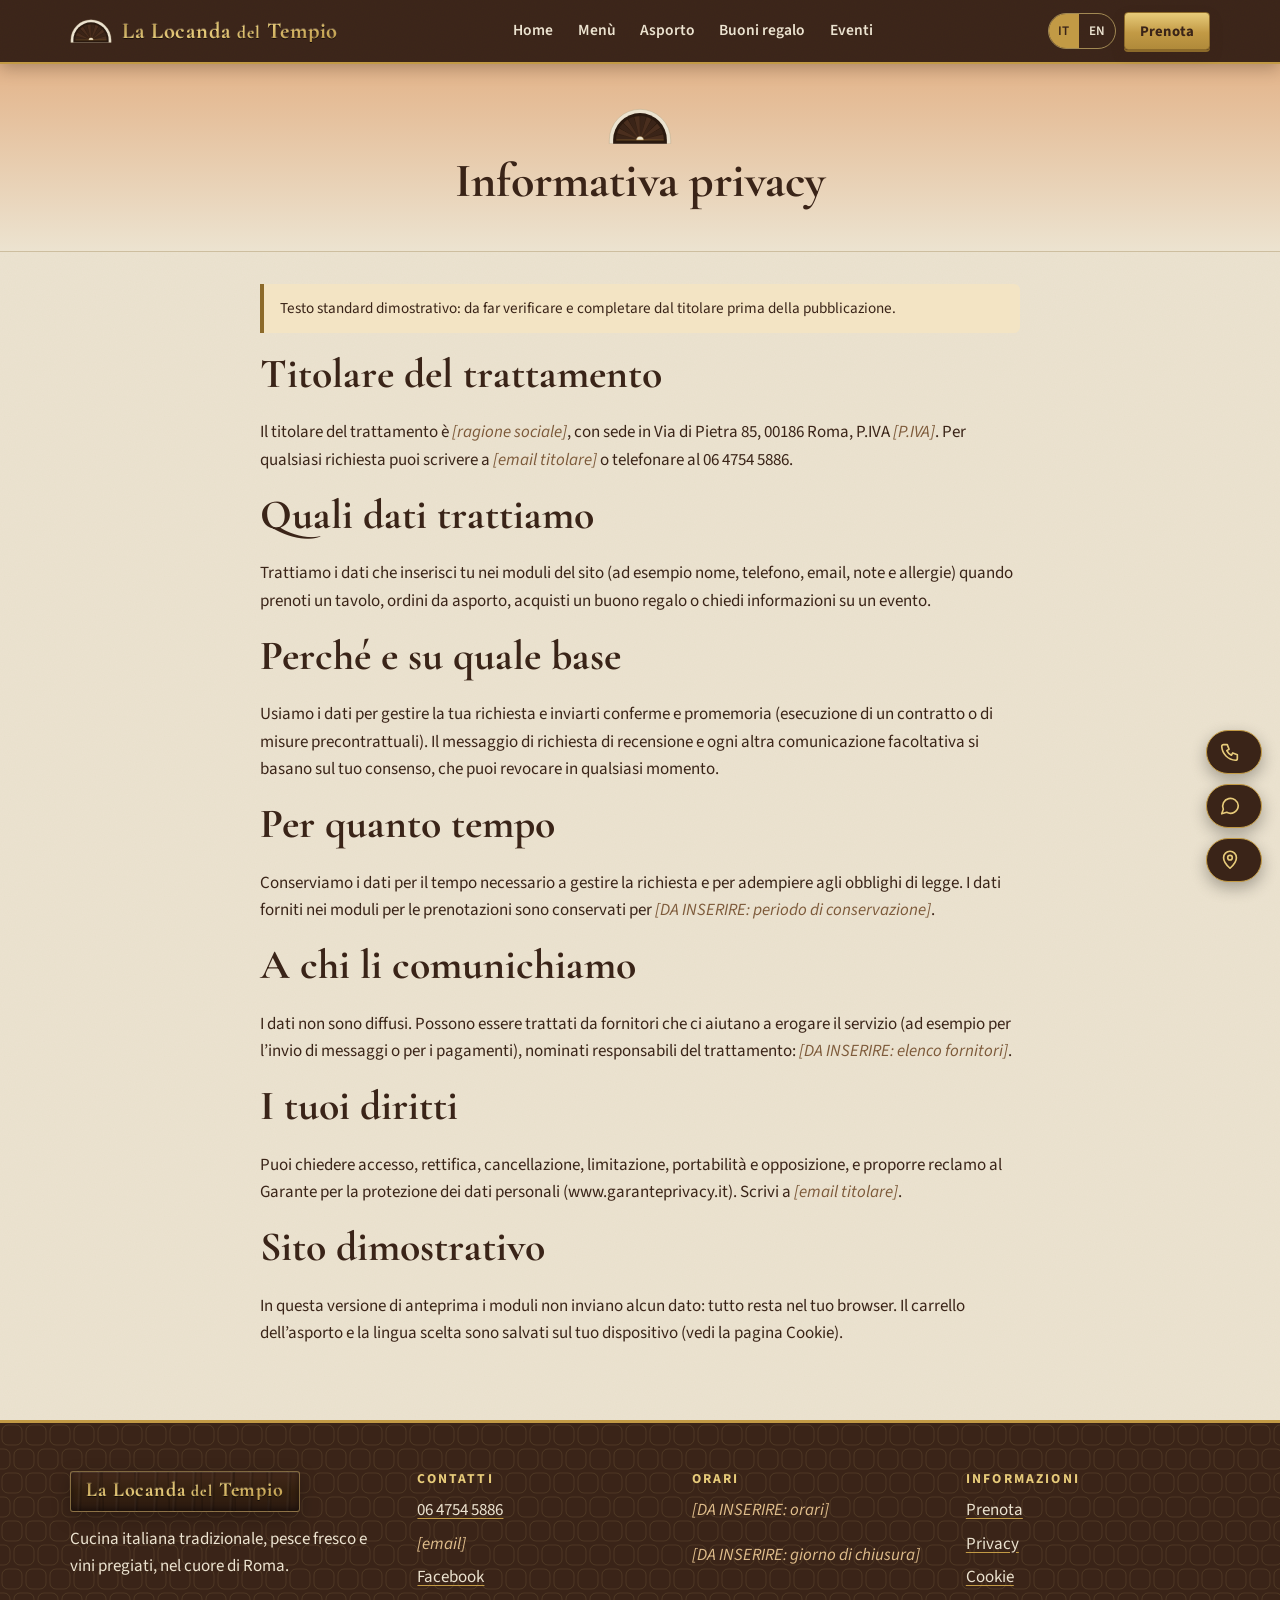
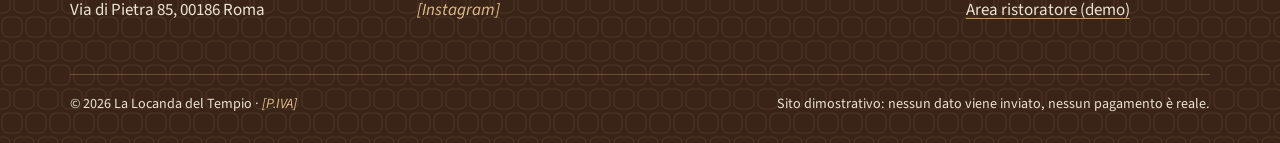
<file: privacy.html>
<!doctype html>
<html lang="it">
<head>
<meta charset="utf-8">
<meta name="viewport" content="width=device-width,initial-scale=1">
<title>Informativa privacy – La Locanda del Tempio</title>
<meta name="description" content="Informativa sul trattamento dei dati personali del sito La Locanda del Tempio, Roma.">
<meta property="og:type" content="website">
<meta property="og:site_name" content="La Locanda del Tempio">
<meta property="og:title" content="Informativa privacy – La Locanda del Tempio">
<meta property="og:description" content="Informativa sul trattamento dei dati personali.">
<meta property="og:locale" content="it_IT">
<meta name="theme-color" content="#3A2418">
<link rel="icon" href="favicon.svg" type="image/svg+xml">
<link rel="preconnect" href="https://fonts.googleapis.com">
<link rel="preconnect" href="https://fonts.gstatic.com" crossorigin>
<link rel="stylesheet" href="https://fonts.googleapis.com/css2?family=Cormorant+Garamond:ital,wght@0,600;0,700;1,600&family=Source+Sans+3:ital,wght@0,400;0,600;0,700;1,400&display=swap">
<link rel="stylesheet" href="css/style.css">
</head>
<body data-page="privacy">
<header id="site-header"></header>
<main>
  <div class="page-head"><div class="container"><div class="arch-mini" data-arch aria-hidden="true"></div><h1 data-i18n="p.title">Informativa privacy</h1></div></div>
  <div class="narrow stack" style="padding:32px 0 56px">
    <p class="notice demo" role="note" data-i18n="p.draft">Testo standard dimostrativo: da far verificare e completare dal titolare prima della pubblicazione.</p>
    <h2 data-i18n="p.h1">Titolare del trattamento</h2>
    <p data-i18n="p.t1">Il titolare del trattamento è [ragione sociale], con sede in Via di Pietra 85, 00186 Roma, P.IVA [P.IVA]. Per qualsiasi richiesta puoi scrivere a [email titolare] o telefonare al 06 4754 5886.</p>
    <h2 data-i18n="p.h2">Quali dati trattiamo</h2>
    <p data-i18n="p.t2">Trattiamo i dati che inserisci tu nei moduli del sito (ad esempio nome, telefono, email, note e allergie) quando prenoti un tavolo, ordini da asporto, acquisti un buono regalo o chiedi informazioni su un evento.</p>
    <h2 data-i18n="p.h3">Perché e su quale base</h2>
    <p data-i18n="p.t3">Usiamo i dati per gestire la tua richiesta e inviarti conferme e promemoria (esecuzione di un contratto o di misure precontrattuali). Il messaggio di richiesta di recensione e ogni altra comunicazione facoltativa si basano sul tuo consenso, che puoi revocare in qualsiasi momento.</p>
    <h2 data-i18n="p.h4">Per quanto tempo</h2>
    <p data-i18n="p.t4">Conserviamo i dati per il tempo necessario a gestire la richiesta e per adempiere agli obblighi di legge. I dati forniti nei moduli per le prenotazioni sono conservati per [DA INSERIRE: periodo di conservazione].</p>
    <h2 data-i18n="p.h5">A chi li comunichiamo</h2>
    <p data-i18n="p.t5">I dati non sono diffusi. Possono essere trattati da fornitori che ci aiutano a erogare il servizio (ad esempio per l’invio di messaggi o per i pagamenti), nominati responsabili del trattamento: [DA INSERIRE: elenco fornitori].</p>
    <h2 data-i18n="p.h6">I tuoi diritti</h2>
    <p data-i18n="p.t6">Puoi chiedere accesso, rettifica, cancellazione, limitazione, portabilità e opposizione, e proporre reclamo al Garante per la protezione dei dati personali (www.garanteprivacy.it). Scrivi a [email titolare].</p>
    <h2 data-i18n="p.h7">Sito dimostrativo</h2>
    <p data-i18n="p.t7">In questa versione di anteprima i moduli non inviano alcun dato: tutto resta nel tuo browser. Il carrello dell’asporto e la lingua scelta sono salvati sul tuo dispositivo (vedi la pagina Cookie).</p>
  </div>
</main>
<footer id="site-footer"></footer>
<nav id="action-bar"></nav>
<script src="js/i18n.js"></script>
<script src="js/main.js"></script>
</body>
</html>
</file>
<file: css/style.css>
/* =========================================================
   La Locanda del Tempio — stile
   Palette dalla facciata: ocra-terracotta, travertino, noce, oro antico
   ========================================================= */
:root{
  --ocra:#C98B5A;
  --ocra-l:#E3B48A;
  --trav:#ECE3D0;
  --trav-2:#E2D6BC;
  --noce:#3A2418;
  --noce-2:#2A190F;
  --noce-3:#4A2E1E;
  --oro:#C29A45;
  --oro-l:#E7CB7A;
  --oro-d:#8C6A2A;
  --muted:#65503F;
  --ph:#7D5A3A;
  --ph-dark:#E0BE8C;
  --line:#CDBE9F;
  --ok:#2F5D3A;
  --err:#8E2B1F;
  --header-h:64px;
  --serif:'Cormorant Garamond',Georgia,'Times New Roman',serif;
  --sans:'Source Sans 3',system-ui,-apple-system,'Segoe UI',Roboto,sans-serif;
  --shadow:0 10px 30px rgba(58,36,24,.16);
  --grain:url("data:image/svg+xml,%3Csvg xmlns='http://www.w3.org/2000/svg' width='160' height='160'%3E%3Cfilter id='n'%3E%3CfeTurbulence type='fractalNoise' baseFrequency='.85' numOctaves='2' stitchTiles='stitch'/%3E%3CfeColorMatrix values='0 0 0 0 .23 0 0 0 0 .14 0 0 0 0 .09 0 0 0 .5 0'/%3E%3C/filter%3E%3Crect width='160' height='160' filter='url(%23n)' opacity='.07'/%3E%3C/svg%3E");
  --cobble:url("data:image/svg+xml,%3Csvg xmlns='http://www.w3.org/2000/svg' width='48' height='48'%3E%3Cg fill='none' stroke='%23E7CB7A' stroke-opacity='.11' stroke-width='1'%3E%3Crect x='2' y='2' width='20' height='20' rx='6'/%3E%3Crect x='26' y='2' width='20' height='20' rx='6'/%3E%3Crect x='-10' y='26' width='20' height='20' rx='6'/%3E%3Crect x='14' y='26' width='20' height='20' rx='6'/%3E%3Crect x='38' y='26' width='20' height='20' rx='6'/%3E%3C/g%3E%3C/svg%3E");
}
*,*::before,*::after{box-sizing:border-box}
html{scroll-behavior:smooth;scroll-padding-top:calc(var(--header-h) + 64px);-webkit-text-size-adjust:100%}
body{margin:0;font-family:var(--sans);font-size:1.0625rem;line-height:1.6;color:var(--noce);background:var(--trav) var(--grain);padding-top:var(--header-h);padding-bottom:84px;overflow-x:hidden}
img,svg{max-width:100%;display:block}
h1,h2,h3,h4{font-family:var(--serif);font-weight:700;line-height:1.15;margin:0 0 .5em;color:var(--noce)}
h1{font-size:clamp(2.2rem,6vw,3.6rem)}
h2{font-size:clamp(1.8rem,4.2vw,2.6rem)}
h3{font-size:1.5rem}
p{margin:0 0 1em}
a{color:var(--noce);text-decoration-color:var(--oro);text-underline-offset:3px}
a:hover{color:var(--oro-d)}
:focus-visible{outline:3px solid var(--oro-d);outline-offset:2px;border-radius:3px}
.on-dark :focus-visible,.site-header :focus-visible,.site-footer :focus-visible{outline-color:var(--oro-l)}
.skip{position:absolute;left:-999px;top:8px;background:var(--noce);color:var(--trav);padding:.6rem 1rem;z-index:100}
.skip:focus{left:8px}
.container{width:min(1140px,100% - 32px);margin-inline:auto}
.narrow{width:min(760px,100% - 32px);margin-inline:auto}
section{padding:56px 0}
.eyebrow{font-family:var(--sans);text-transform:uppercase;letter-spacing:.18em;font-size:.8rem;font-weight:600;color:var(--oro-d);margin-bottom:.6rem}
.lead{font-size:1.2rem;color:var(--muted)}
.center{text-align:center}
.sr-only{position:absolute;width:1px;height:1px;overflow:hidden;clip:rect(0 0 0 0);white-space:nowrap}
.ph{font-style:italic;color:var(--ph);font-weight:400}
.on-dark .ph,.site-footer .ph,.band-dark .ph{color:var(--ph-dark)}
.band-ocra .ph{color:var(--noce);opacity:.85}

/* ---------- Logotipo (insegna) ---------- */
.logo-band{display:inline-block;padding:.35em .9em;background:
  repeating-linear-gradient(92deg,rgba(255,255,255,0) 0 7px,rgba(255,255,255,.035) 8px 9px,rgba(0,0,0,.14) 10px 11px,rgba(255,255,255,0) 12px 19px),
  repeating-linear-gradient(88deg,rgba(0,0,0,0) 0 31px,rgba(0,0,0,.16) 32px 33px),
  linear-gradient(180deg,#43291B 0%,#34200F 50%,#2C1A11 100%);
  border:1px solid rgba(231,203,122,.45);border-radius:3px;box-shadow:inset 0 1px 0 rgba(255,255,255,.08),inset 0 -2px 6px rgba(0,0,0,.45),0 6px 18px rgba(0,0,0,.25)}
.logo-type{font-family:var(--serif);font-weight:700;letter-spacing:.04em;line-height:1;white-space:nowrap;display:inline-block;
  background:linear-gradient(172deg,#8C6A2A -25%,#E7CB7A 45%,#B08A3A 112%);-webkit-background-clip:text;background-clip:text;color:transparent;-webkit-text-fill-color:transparent;
  filter:drop-shadow(0 1px 0 rgba(0,0,0,.6)) drop-shadow(0 -1px 0 rgba(255,238,180,.28))}
.logo-type .lg-del{font-size:.78em;letter-spacing:.06em}
.logo-xl{font-size:clamp(1.9rem,8.2vw,4.4rem)}
.logo-md{font-size:clamp(1.3rem,5.4vw,2rem)}
.logo-sm{font-size:1.25rem}

/* ---------- Header ---------- */
.site-header{position:fixed;top:0;left:0;right:0;height:var(--header-h);z-index:60;background:var(--noce) var(--grain);color:var(--trav);border-bottom:2px solid var(--oro);box-shadow:0 4px 16px rgba(0,0,0,.25)}
.site-header .bar{height:100%;display:flex;align-items:center;gap:12px;justify-content:space-between}
.brand{display:flex;align-items:center;gap:10px;text-decoration:none;min-width:0}
.brand .arch-mini{width:42px;flex:none}
.brand .logo-type{font-size:1.18rem}
.nav{display:none}
.nav a{color:var(--trav);text-decoration:none;padding:.5rem .7rem;font-weight:600;font-size:.97rem;border-bottom:2px solid transparent;white-space:nowrap}
.nav a:hover{color:var(--oro-l)}
.nav a[aria-current="page"]{color:var(--oro-l);border-bottom-color:var(--oro)}
.header-tools{display:flex;align-items:center;gap:8px}
.lang{display:flex;border:1px solid rgba(231,203,122,.6);border-radius:999px;overflow:hidden}
.lang button{background:transparent;border:0;color:var(--trav);font:600 .82rem var(--sans);padding:.42rem .62rem;cursor:pointer;min-height:34px}
.lang button[aria-pressed="true"]{background:var(--oro);color:var(--noce)}
.site-header .btn-book-h{display:none}
.burger{width:44px;height:44px;border:1px solid rgba(231,203,122,.6);border-radius:8px;background:transparent;display:grid;place-content:center;gap:5px;cursor:pointer}
.burger span{display:block;width:22px;height:2px;background:var(--oro-l);transition:.2s}
.burger[aria-expanded="true"] span:nth-child(1){transform:translateY(7px) rotate(45deg)}
.burger[aria-expanded="true"] span:nth-child(2){opacity:0}
.burger[aria-expanded="true"] span:nth-child(3){transform:translateY(-7px) rotate(-45deg)}
.nav.open{display:flex;flex-direction:column;position:absolute;top:var(--header-h);left:0;right:0;background:var(--noce);padding:12px 16px 20px;border-bottom:2px solid var(--oro);box-shadow:0 12px 24px rgba(0,0,0,.3)}
.nav.open a{padding:.85rem .4rem;border-bottom:1px solid rgba(231,203,122,.18);font-size:1.1rem}
@media(min-width:1040px){
  .nav{display:flex;gap:2px}
  .burger{display:none}
  .site-header .btn-book-h{display:inline-flex}
  .brand .logo-type{font-size:1.4rem}
}

/* ---------- Bottoni ---------- */
.btn{display:inline-flex;align-items:center;justify-content:center;gap:.5rem;min-height:46px;padding:.65rem 1.4rem;border-radius:4px;font:700 1rem var(--sans);letter-spacing:.02em;text-decoration:none;cursor:pointer;border:1.5px solid transparent;transition:.2s;text-align:center}
.btn-primary{background:linear-gradient(180deg,var(--oro-l),var(--oro) 55%,#B08A3A);color:var(--noce);border-color:#8C6A2A;box-shadow:0 2px 0 #8C6A2A,0 6px 14px rgba(58,36,24,.2)}
.btn-primary:hover{color:var(--noce);filter:brightness(1.07);transform:translateY(-1px)}
.btn-ghost{background:transparent;color:var(--noce);border-color:var(--noce)}
.btn-ghost:hover{background:var(--noce);color:var(--trav)}
.on-dark .btn-ghost,.band-dark .btn-ghost{color:var(--trav);border-color:var(--oro-l)}
.on-dark .btn-ghost:hover,.band-dark .btn-ghost:hover{background:var(--oro);color:var(--noce)}
.btn-sm{min-height:38px;padding:.4rem .9rem;font-size:.92rem}
.btn[disabled]{opacity:.5;cursor:not-allowed}
.btn-row{display:flex;flex-wrap:wrap;gap:12px}

/* ---------- Arco / cornici ---------- */
.arch-svg{width:100%;height:auto}
.divider{display:flex;align-items:center;gap:16px;justify-content:center;padding:8px 16px;color:var(--oro)}
.divider::before,.divider::after{content:"";height:1px;flex:1;max-width:240px;background:linear-gradient(90deg,transparent,var(--oro))}
.divider::after{transform:scaleX(-1)}
.divider svg{width:64px;flex:none}
.photo{position:relative;aspect-ratio:var(--ar,4/3);width:100%;overflow:hidden;background:
  repeating-linear-gradient(135deg,rgba(194,154,69,.07) 0 2px,transparent 2px 14px),
  linear-gradient(160deg,#F2EBDA,#E3D6B8);border:1px solid var(--oro);border-radius:6px;display:grid;place-items:center;text-align:center;padding:18px;color:var(--ph);box-shadow:inset 0 0 0 5px var(--trav),inset 0 0 0 6px rgba(194,154,69,.5)}
.photo.arch{border-radius:999px 999px 6px 6px;padding:18% 14% 12%}
.photo .p-in{display:flex;flex-direction:column;align-items:center;gap:10px;max-width:30ch}
.photo svg{width:34px;height:34px;opacity:.7}
.photo span{font-style:italic;font-size:.95rem;line-height:1.4}
.photo img{position:absolute;inset:0;width:100%;height:100%;object-fit:cover}
.frame-arch{position:relative}
.frame-arch>.photo{padding:24% 12% 12%}
.frame-arch>img,.frame-arch>.photo{aspect-ratio:var(--ar,4/5);width:100%;object-fit:cover;border-radius:999px 999px 6px 6px;border:2px solid var(--oro);box-shadow:0 0 0 6px var(--trav),0 0 0 7px var(--oro),var(--shadow)}

/* ---------- Hero ---------- */
.hero{padding:44px 0 56px;background:
  radial-gradient(120% 90% at 50% 0%,rgba(231,203,122,.28),transparent 60%),
  linear-gradient(180deg,var(--ocra-l) 0%,var(--ocra) 100%);border-bottom:3px solid var(--noce);position:relative;overflow:hidden}
.hero::after{content:"";position:absolute;inset:0;background:var(--grain);pointer-events:none}
.hero-grid{display:grid;gap:32px;align-items:center;position:relative;z-index:1}
.hero-main{text-align:center}
.hero-arch{width:min(210px,52vw);margin:0 auto 18px;filter:drop-shadow(0 8px 14px rgba(58,36,24,.35))}
.hero h1{margin:0;line-height:1}
.hero .tagline{font-family:var(--serif);font-size:clamp(1.25rem,3.4vw,1.7rem);font-style:italic;font-weight:600;color:var(--noce);max-width:30ch;margin:22px auto 26px}
.hero .btn-row{justify-content:center}
.hero-photo{display:none}
@media(min-width:960px){
  .hero{padding:64px 0 72px}
  .hero-grid{grid-template-columns:1.25fr .75fr}
  .hero-photo{display:block;max-width:340px;justify-self:center}
}
.page-head{padding:44px 0 28px;text-align:center;background:linear-gradient(180deg,var(--ocra-l),var(--trav));border-bottom:1px solid var(--line)}
.page-head h1{font-size:clamp(2rem,5vw,3rem);margin-bottom:.3em}
.page-head .arch-mini{width:64px;margin:0 auto 10px}

/* ---------- Griglie / card ---------- */
.grid{display:grid;gap:22px}
@media(min-width:700px){.g2{grid-template-columns:1fr 1fr}.g3{grid-template-columns:repeat(3,1fr)}.g4{grid-template-columns:repeat(2,1fr)}}
@media(min-width:1040px){.g4{grid-template-columns:repeat(4,1fr)}}
.card{background:#F6F0E2;border:1px solid var(--line);border-radius:6px;padding:24px;box-shadow:0 2px 0 rgba(194,154,69,.35);position:relative}
.card h3{margin-bottom:.3em}
.card.link{text-decoration:none;display:flex;flex-direction:column;gap:6px;transition:.2s}
.card.link:hover{transform:translateY(-3px);box-shadow:var(--shadow)}
.card .more{margin-top:auto;font-weight:700;color:var(--oro-d)}
.card .ico{width:44px;height:44px;color:var(--oro-d)}
.band-dark{background:var(--noce) var(--grain);color:var(--trav)}
.band-dark h2,.band-dark h3{color:var(--trav)}
.band-dark a{color:var(--oro-l)}
.band-ocra{background:linear-gradient(180deg,var(--ocra),#BE7E4E);color:var(--noce)}
.band-ocra .eyebrow{color:var(--noce)}
.split{display:grid;gap:36px;align-items:center}
@media(min-width:860px){.split{grid-template-columns:1fr 1fr;gap:56px}.split.rev>:first-child{order:2}}
.stack>*+*{margin-top:18px}
.hours{width:100%;border-collapse:collapse}
.hours td{padding:.5rem 0;border-bottom:1px dotted var(--line)}
.hours td:last-child{text-align:right}
.band-dark .hours td{border-color:rgba(231,203,122,.3)}
.map{width:100%;aspect-ratio:4/3;border:0;border-radius:6px;box-shadow:var(--shadow);background:var(--trav-2)}
.rating{display:flex;align-items:center;justify-content:center;gap:12px;flex-wrap:wrap;margin-bottom:24px}
.stars{color:var(--oro-d);letter-spacing:2px;font-size:1.3rem}
.quote{font-family:var(--serif);font-size:1.25rem;font-style:italic}
.notice{border-left:4px solid var(--oro);background:#F6F0E2;padding:12px 16px;border-radius:0 6px 6px 0;font-size:.95rem}
.notice.demo{background:#F3E4C4;border-color:var(--oro-d)}
.fine{font-size:.9rem;color:var(--muted)}
.band-dark .fine{color:#d6c7ad}

/* ---------- Footer ---------- */
.site-footer{background:var(--noce) var(--cobble);color:var(--trav);padding:48px 0 28px;border-top:3px solid var(--oro)}
.site-footer a{color:var(--trav);text-decoration-color:var(--oro)}
.site-footer a:hover{color:var(--oro-l)}
.site-footer h3{font-family:var(--sans);font-size:.85rem;letter-spacing:.16em;text-transform:uppercase;color:var(--oro-l);margin-bottom:.8em}
.foot-grid{display:grid;gap:30px}
@media(min-width:760px){.foot-grid{grid-template-columns:1.3fr 1fr 1fr 1fr}}
.foot-grid ul{list-style:none;padding:0;margin:0}
.foot-grid li{margin-bottom:.35em}
.foot-bottom{margin-top:32px;padding-top:18px;border-top:1px solid rgba(231,203,122,.25);font-size:.88rem;display:flex;flex-wrap:wrap;gap:8px 20px;justify-content:space-between}

/* ---------- Barra azioni ---------- */
.action-bar{position:fixed;z-index:55;left:0;right:0;bottom:0;display:grid;grid-template-columns:repeat(3,1fr);background:var(--noce);border-top:2px solid var(--oro);padding-bottom:env(safe-area-inset-bottom)}
.action-bar a{display:flex;flex-direction:column;align-items:center;justify-content:center;gap:2px;min-height:60px;color:var(--trav);text-decoration:none;font-weight:600;font-size:.82rem}
.action-bar a+a{border-left:1px solid rgba(231,203,122,.25)}
.action-bar svg{width:22px;height:22px;color:var(--oro-l)}
.action-bar a:active,.action-bar a:hover{background:var(--noce-3);color:var(--oro-l)}
@media(min-width:900px){
  body{padding-bottom:0}
  .action-bar{left:auto;right:18px;bottom:18px;top:auto;grid-template-columns:1fr;background:transparent;border:0;gap:10px;width:auto}
  .action-bar a{flex-direction:row;min-height:44px;padding:0 16px 0 12px;gap:8px;background:var(--noce);border:1px solid var(--oro);border-radius:999px;box-shadow:0 6px 16px rgba(0,0,0,.3);font-size:.9rem}
  .action-bar a+a{border-left:1px solid var(--oro)}
  .action-bar a span{max-width:0;overflow:hidden;white-space:nowrap;transition:max-width .25s}
  .action-bar a:hover span,.action-bar a:focus-visible span{max-width:120px}
  .action-bar a{padding-right:12px}
  .action-bar a:hover,.action-bar a:focus-visible{padding-right:16px}
}

/* ---------- Form ---------- */
.form-card{background:#F8F3E6;border:1px solid var(--line);border-radius:8px;padding:22px;box-shadow:var(--shadow);position:relative}
@media(min-width:700px){.form-card{padding:34px}}
fieldset{border:0;padding:0;margin:0 0 22px;min-width:0}
legend{font-family:var(--serif);font-weight:700;font-size:1.35rem;padding:0;margin-bottom:10px}
.field{margin-bottom:16px}
.field label,.lbl{display:block;font-weight:600;margin-bottom:5px}
.field .hint{font-size:.88rem;color:var(--muted);margin-top:4px}
input[type=text],input[type=email],input[type=tel],input[type=number],input[type=date],select,textarea{width:100%;min-height:46px;padding:.6rem .8rem;font:inherit;color:var(--noce);background:#fff;border:1.5px solid #9A8466;border-radius:4px}
textarea{min-height:96px;resize:vertical}
input:focus,select:focus,textarea:focus{outline:3px solid var(--oro-d);outline-offset:1px;border-color:var(--noce)}
.row2{display:grid;gap:0 16px}
@media(min-width:700px){.row2{grid-template-columns:1fr 1fr}}
.opts{display:flex;flex-wrap:wrap;gap:10px}
.opt{position:relative}
.opt input{position:absolute;opacity:0;inset:0;width:100%;height:100%;cursor:pointer;margin:0}
.opt span{display:flex;align-items:center;justify-content:center;gap:.4rem;min-height:46px;min-width:56px;padding:.5rem 1rem;border:1.5px solid #9A8466;border-radius:4px;background:#fff;font-weight:600;text-align:center}
.opt input:checked+span{background:var(--noce);color:var(--oro-l);border-color:var(--noce)}
.opt input:focus-visible+span{outline:3px solid var(--oro-d);outline-offset:2px}
.opt input:disabled+span{opacity:.45;text-decoration:line-through;cursor:not-allowed}
.opt.block span{justify-content:flex-start;text-align:left}
.check{display:flex;gap:10px;align-items:flex-start;margin-bottom:10px}
.check input{width:22px;height:22px;margin-top:2px;flex:none;accent-color:var(--noce)}
.err{color:var(--err);font-weight:600;font-size:.92rem;margin-top:4px}
input.bad,select.bad,textarea.bad{border-color:var(--err);box-shadow:0 0 0 2px rgba(142,43,31,.2)}
.fake-card{border:1.5px dashed var(--oro-d);border-radius:8px;padding:16px;background:repeating-linear-gradient(135deg,rgba(194,154,69,.08) 0 6px,transparent 6px 12px);margin:12px 0}
.fake-card input{background:#EFE6D2;border-style:dashed;color:var(--muted);cursor:not-allowed;pointer-events:none}
.fake-card .cap{font-weight:700;font-size:.9rem;color:var(--noce);margin-bottom:10px;display:flex;gap:8px;align-items:center}
.stepper{display:flex;align-items:center;gap:14px}
.stepper button{width:48px;height:48px;border-radius:50%;border:1.5px solid var(--noce);background:#fff;font:700 1.5rem var(--sans);cursor:pointer;color:var(--noce)}
.stepper button:hover{background:var(--noce);color:var(--oro-l)}
.stepper output{min-width:3ch;text-align:center;font:700 2rem var(--serif)}

/* ---------- Wizard ---------- */
.progress{display:flex;gap:6px;margin:0 0 22px;padding:0;list-style:none;counter-reset:s}
.progress li{flex:1;text-align:center;font-size:.78rem;font-weight:600;color:var(--muted);border-top:4px solid var(--line);padding-top:6px}
.progress li.done{border-color:var(--oro);color:var(--noce)}
.progress li.cur{border-color:var(--noce);color:var(--noce)}
.progress li span{display:none}
@media(min-width:700px){.progress li span{display:inline}}
.wiz-nav{display:flex;justify-content:space-between;gap:12px;margin-top:26px;flex-wrap:wrap}
.cal{max-width:420px}
.cal-head{display:flex;justify-content:space-between;align-items:center;margin-bottom:8px}
.cal-head strong{font:700 1.4rem var(--serif);text-transform:capitalize}
.cal-head button{width:44px;height:44px;border-radius:50%;border:1.5px solid var(--noce);background:#fff;cursor:pointer;font-size:1.1rem}
.cal-head button:disabled{opacity:.3;cursor:not-allowed}
.cal-grid{display:grid;grid-template-columns:repeat(7,minmax(0,1fr));gap:4px}
.cal-grid .dow{text-align:center;font-size:.8rem;font-weight:700;color:var(--muted);padding:4px 0}
.cal-grid button{aspect-ratio:1;min-height:40px;min-width:0;padding:0;border:1px solid transparent;border-radius:6px;background:#fff;font:600 1rem var(--sans);cursor:pointer;color:var(--noce)}
.cal-grid button:hover:not(:disabled){border-color:var(--oro-d)}
.cal-grid button:disabled{background:transparent;color:#a8987f;cursor:not-allowed}
.cal-grid button[aria-pressed="true"]{background:var(--noce);color:var(--oro-l)}
.cal-grid button.today{border-color:var(--oro-d)}
.slots{display:grid;grid-template-columns:repeat(auto-fill,minmax(88px,1fr));gap:8px}
.summary{display:grid;gap:0;margin:0;border:1px solid var(--line);border-radius:6px;background:#fff}
.summary div{display:flex;justify-content:space-between;gap:16px;padding:.7rem 1rem;border-bottom:1px solid var(--line)}
.summary div:last-child{border:0}
.summary dt{color:var(--muted)}
.summary dd{margin:0;font-weight:600;text-align:right}
.code{font:700 1.8rem var(--serif);letter-spacing:.12em;border:2px dashed var(--oro-d);display:inline-block;padding:.2em .8em;border-radius:4px;background:#fff}
.confirm-head{text-align:center;margin-bottom:24px}
.confirm-head .tick{width:64px;height:64px;margin:0 auto 12px;color:var(--ok)}
.honest{font-size:.92rem;border:1px solid var(--line);background:#F3ECD9;padding:10px 14px;border-radius:6px;margin:0 0 18px}

/* ---------- Anteprime messaggi ---------- */
.tabs{display:flex;gap:6px;margin-bottom:14px;flex-wrap:wrap}
.tabs button{padding:.45rem 1rem;border-radius:999px;border:1.5px solid var(--noce);background:transparent;font:600 .92rem var(--sans);cursor:pointer;color:var(--noce);min-height:40px}
.tabs button[aria-selected="true"]{background:var(--noce);color:var(--oro-l)}
.msgs{display:grid;gap:18px}
@media(min-width:900px){.msgs{grid-template-columns:repeat(3,1fr)}}
.msg-when{font-size:.82rem;font-weight:700;text-transform:uppercase;letter-spacing:.1em;color:var(--oro-d);margin-bottom:6px}
.bubble{border-radius:16px;padding:12px 14px;font-size:.95rem;line-height:1.45;box-shadow:0 1px 2px rgba(0,0,0,.15);word-break:break-word}
.bubble.sms{background:#E5E5EA;color:#111;border-bottom-left-radius:4px}
.bubble.wa{background:#DCF8C6;color:#111;border-top-right-radius:4px;position:relative}
.bubble .meta{font-size:.72rem;opacity:.65;text-align:right;margin-top:4px}
.phone{background:#fff;border:1px solid var(--line);border-radius:14px;padding:12px}
.phone.wa-bg{background:#ECE5DD}
.mail{background:#fff;border:1px solid var(--line);border-radius:8px;overflow:hidden;font-size:.92rem}
.mail .mh{background:var(--noce);color:var(--oro-l);padding:8px 12px;font-family:var(--serif);font-weight:700}
.mail .mm{padding:6px 12px;border-bottom:1px solid #eee;font-size:.8rem;color:#555}
.mail .mb{padding:12px}
.mail .lnk{color:var(--oro-d);font-weight:700}

/* ---------- Menù ---------- */
.menu-tools{position:sticky;top:var(--header-h);z-index:40;background:rgba(236,227,208,.96);backdrop-filter:blur(6px);border-bottom:1px solid var(--line)}
.menu-tools .inner{padding:8px 0;display:flex;flex-direction:column;gap:8px}
.chips{display:flex;gap:8px;overflow-x:auto;padding-bottom:2px;scrollbar-width:thin}
.chips a,.chips button{flex:none;border:1.5px solid var(--noce);border-radius:999px;padding:.35rem .9rem;text-decoration:none;color:var(--noce);font:600 .92rem var(--sans);background:transparent;cursor:pointer;min-height:38px;display:inline-flex;align-items:center}
.chips a:hover{background:var(--noce);color:var(--oro-l)}
.chips button[aria-pressed="true"]{background:var(--noce);color:var(--oro-l)}
@media(min-width:900px){.menu-tools .inner{flex-direction:row;align-items:center;justify-content:space-between}}
.cat-title{display:flex;align-items:center;gap:14px;margin:40px 0 18px}
.cat-title h2{margin:0;font-size:clamp(1.7rem,4vw,2.3rem)}
.cat-title::after{content:"";flex:1;height:1px;background:linear-gradient(90deg,var(--oro),transparent)}
.dishes{display:grid;gap:14px}
@media(min-width:800px){.dishes{grid-template-columns:1fr 1fr;gap:16px 36px}}
.dish{padding:14px 0;border-bottom:1px dotted #9A8466}
.dish-top{display:flex;justify-content:space-between;gap:16px;align-items:baseline}
.dish h3{font-size:1.35rem;margin:0}
.dish .price{font-weight:700;white-space:nowrap}
.dish p{margin:.25em 0 0;color:var(--muted)}
.dish .note{font-size:.92rem;font-style:italic;border-left:3px solid var(--oro);padding-left:10px;margin-top:6px;color:var(--noce)}
.tags{display:flex;flex-wrap:wrap;gap:6px;margin-top:8px;align-items:center}
.tag{font-size:.74rem;font-weight:700;letter-spacing:.06em;text-transform:uppercase;border:1px solid var(--ok);color:var(--ok);padding:.05rem .5rem;border-radius:999px}
.alg{display:inline-flex;align-items:center;gap:4px}
.alg button{border:1px solid var(--line);background:#fff;border-radius:50%;width:32px;height:32px;cursor:pointer;font-size:1rem;line-height:1;padding:0}
.alg button[aria-expanded="true"]{background:var(--noce)}
.alg-name{font-size:.82rem;background:var(--noce);color:var(--trav);padding:.1rem .5rem;border-radius:4px}
.legend{display:grid;grid-template-columns:repeat(auto-fill,minmax(190px,1fr));gap:6px 16px;list-style:none;padding:0;margin:12px 0 0}
.legend li{display:flex;gap:8px;align-items:center}
details.box{border:1px solid var(--line);border-radius:6px;background:#F6F0E2;padding:12px 16px;margin:16px 0}
details.box summary{cursor:pointer;font-weight:700}
.empty{padding:24px;text-align:center;color:var(--muted);display:none}

/* ---------- Asporto ---------- */
.shop{display:grid;gap:28px;grid-template-columns:minmax(0,1fr)}
.shop>*{min-width:0}
@media(min-width:1000px){.shop{grid-template-columns:minmax(0,1fr) 360px;align-items:start}.cart{position:sticky;top:calc(var(--header-h) + 16px)}}
.add-row{display:flex;justify-content:space-between;align-items:center;gap:12px;margin-top:8px}
.cart{background:#F8F3E6;border:1px solid var(--oro);border-radius:8px;padding:20px;box-shadow:var(--shadow)}
.cart h2{font-size:1.6rem}
.cart ul{list-style:none;padding:0;margin:0 0 12px}
.cart li{padding:10px 0;border-bottom:1px dotted #9A8466}
.cart .qty{display:flex;align-items:center;gap:8px;margin-top:6px}
.cart .qty button{width:34px;height:34px;border-radius:50%;border:1.5px solid var(--noce);background:#fff;cursor:pointer;font-weight:700}
.cart input.note{min-height:38px;margin-top:6px;font-size:.92rem}
.cart-fab{display:none}
@media(max-width:999px){
  .cart{position:fixed;left:0;right:0;bottom:0;z-index:70;max-height:82vh;overflow:auto;border-radius:16px 16px 0 0;transform:translateY(105%);transition:transform .3s;padding-bottom:calc(20px + 0px)}
  .cart.open{transform:none}
  .cart-fab{display:flex;position:fixed;z-index:56;right:14px;bottom:76px;box-shadow:0 6px 16px rgba(0,0,0,.35)}
  .cart-scrim{position:fixed;inset:0;background:rgba(42,25,15,.55);z-index:65;display:none}
  .cart-scrim.on{display:block}
}
.badge{background:var(--noce);color:var(--oro-l);border-radius:999px;padding:0 .55rem;font-size:.85rem;min-width:1.6em;text-align:center}

/* ---------- Buono regalo ---------- */
.voucher{position:relative;aspect-ratio:1.55/1;background:linear-gradient(160deg,#F6EFDD,#E5D8BB);border:2px solid var(--oro);border-radius:10px;box-shadow:var(--shadow);overflow:hidden;display:flex;flex-direction:column;text-align:center}
.voucher::before{content:"";position:absolute;inset:6px;border:1px solid var(--oro);border-radius:6px;pointer-events:none}
.voucher .v-band{background:linear-gradient(180deg,#43291B,#2C1A11);padding:10px 8px 8px;display:flex;align-items:center;justify-content:center;gap:10px;border-bottom:2px solid var(--oro)}
.voucher .v-band .arch-mini{width:34px;flex:none}
.voucher .v-band .logo-type{font-size:clamp(1rem,3.6vw,1.5rem)}
.voucher .v-body{flex:1;display:flex;flex-direction:column;justify-content:center;gap:2px;padding:6px 18px}
.voucher .v-title{font:600 .78rem var(--sans);letter-spacing:.24em;text-transform:uppercase;color:var(--oro-d)}
.voucher .v-amt{font:700 clamp(1.8rem,7vw,2.8rem) var(--serif);line-height:1}
.voucher .v-to{font:italic 600 1.15rem var(--serif)}
.voucher .v-msg{font-size:.88rem;color:var(--muted);max-height:3.2em;overflow:hidden}
.voucher .v-foot{display:flex;justify-content:space-between;padding:6px 18px 12px;font-size:.74rem;color:var(--muted)}
.live{position:sticky;top:calc(var(--header-h) + 14px)}
.vgrid{display:grid;gap:28px}
@media(min-width:960px){.vgrid{grid-template-columns:1fr 1fr;align-items:start}}
@media print{
  @page{margin:12mm}
  body{background:#fff;padding:0}
  body.print-voucher>*:not(#print-zone){display:none!important}
  #print-zone{display:block}
  #print-zone .voucher{width:170mm;margin:10mm auto;box-shadow:none}
  #print-zone .voucher,#print-zone .voucher *{-webkit-print-color-adjust:exact;print-color-adjust:exact}
}
@media screen{#print-zone{display:none}}

/* ---------- Admin ---------- */
.tbl{width:100%;border-collapse:collapse;font-size:.95rem;background:#fff;border:1px solid var(--line)}
.tbl th,.tbl td{padding:.6rem .8rem;text-align:left;border-bottom:1px solid var(--line)}
.tbl th{background:var(--noce);color:var(--oro-l);font-weight:600;white-space:nowrap}
.tbl-wrap{overflow-x:auto}
.pill{display:inline-block;padding:.05rem .6rem;border-radius:999px;font-size:.8rem;font-weight:700;background:#E3EFE0;color:var(--ok)}
.pill.warn{background:#F7E6B8;color:#6B4A07}
.pill.off{background:#eee;color:#555}
.switch{display:flex;align-items:center;gap:12px}
.switch input{appearance:none;-webkit-appearance:none;width:52px;height:30px;border-radius:999px;background:#9A8466;position:relative;cursor:pointer;flex:none;transition:.2s;border:0}
.switch input::after{content:"";position:absolute;top:3px;left:3px;width:24px;height:24px;border-radius:50%;background:#fff;transition:.2s}
.switch input:checked{background:var(--noce)}
.switch input:checked::after{left:25px;background:var(--oro-l)}
.stat{font:700 2.4rem var(--serif);line-height:1}

/* ---------- Animazioni ---------- */
.js .reveal{opacity:0;transform:translateY(18px);transition:opacity .7s ease,transform .7s ease}
.js .reveal.in{opacity:1;transform:none}
@media(prefers-reduced-motion:reduce){
  html{scroll-behavior:auto}
  .js .reveal{opacity:1;transform:none;transition:none}
  *{animation:none!important;transition:none!important}
}
.nojs-hide{display:none}

/* ---------- Telefoni stretti ---------- */
.logo-xl{font-size:clamp(1.45rem,7vw,4.4rem)}
@media(max-width:479px){
  .brand .arch-mini{display:none}
  .brand .logo-type{font-size:1.02rem}
  .header-tools{gap:6px}
  .lang button{padding:.42rem .5rem}
  .logo-band{padding:.35em .6em}
}
</file>
